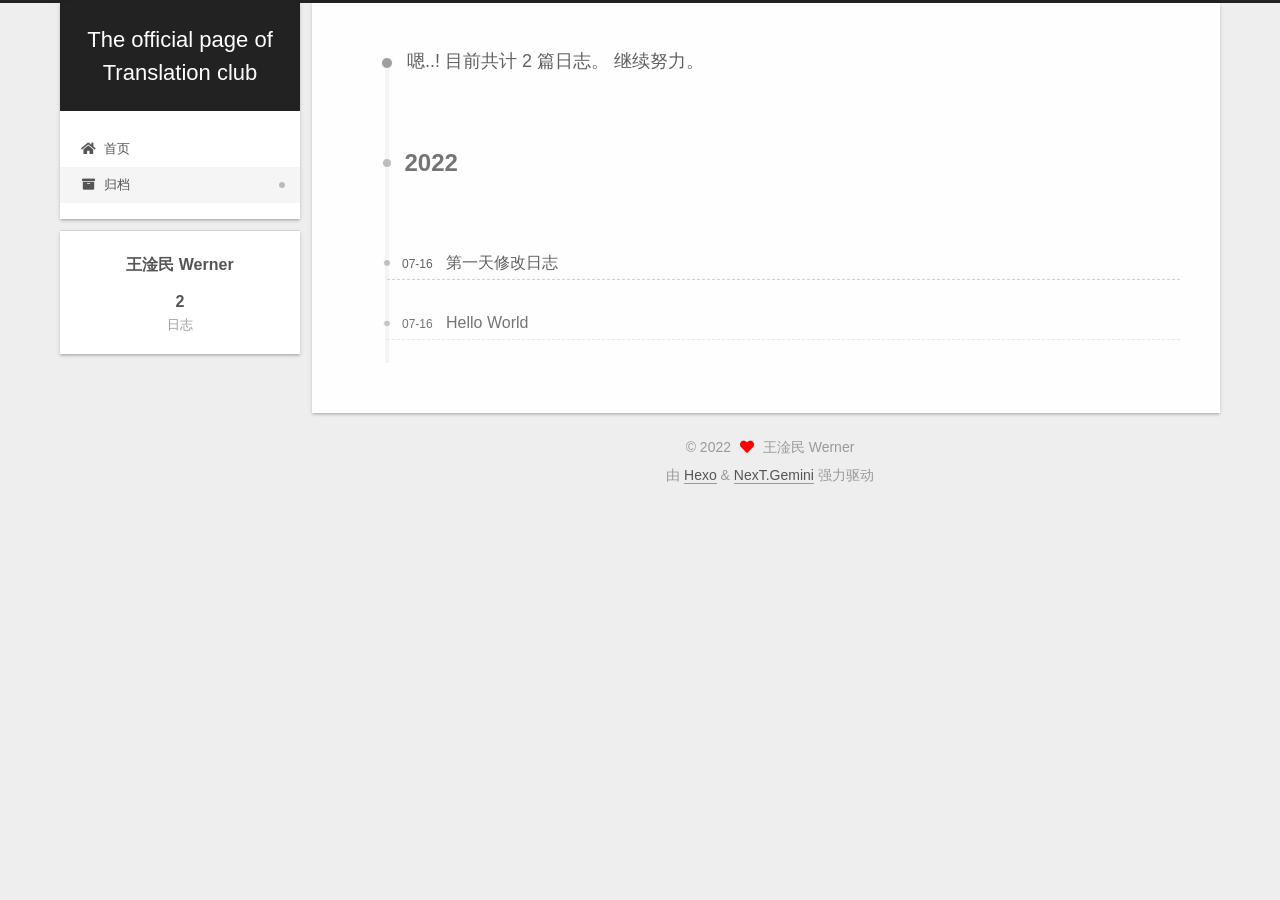
<file: archives/2022/index.html>
<!DOCTYPE html>
<html lang="zh-CN">
<head>
  <meta charset="UTF-8">
<meta name="viewport" content="width=device-width, initial-scale=1, maximum-scale=2">
<meta name="theme-color" content="#222">
<meta name="generator" content="Hexo 6.2.0">
  <link rel="apple-touch-icon" sizes="180x180" href="/images/apple-touch-icon-next.png">
  <link rel="icon" type="image/png" sizes="32x32" href="/images/favicon-32x32-next.png">
  <link rel="icon" type="image/png" sizes="16x16" href="/images/favicon-16x16-next.png">
  <link rel="mask-icon" href="/images/logo.svg" color="#222">

<link rel="stylesheet" href="/css/main.css">


<link rel="stylesheet" href="/lib/font-awesome/css/all.min.css">

<script id="hexo-configurations">
    var NexT = window.NexT || {};
    var CONFIG = {"hostname":"example.com","root":"/","scheme":"Gemini","version":"7.8.0","exturl":false,"sidebar":{"position":"left","display":"post","padding":18,"offset":12,"onmobile":false},"copycode":{"enable":false,"show_result":false,"style":null},"back2top":{"enable":true,"sidebar":false,"scrollpercent":false},"bookmark":{"enable":false,"color":"#222","save":"auto"},"fancybox":false,"mediumzoom":false,"lazyload":false,"pangu":false,"comments":{"style":"tabs","active":null,"storage":true,"lazyload":false,"nav":null},"algolia":{"hits":{"per_page":10},"labels":{"input_placeholder":"Search for Posts","hits_empty":"We didn't find any results for the search: ${query}","hits_stats":"${hits} results found in ${time} ms"}},"localsearch":{"enable":false,"trigger":"auto","top_n_per_article":1,"unescape":false,"preload":false},"motion":{"enable":true,"async":false,"transition":{"post_block":"fadeIn","post_header":"slideDownIn","post_body":"slideDownIn","coll_header":"slideLeftIn","sidebar":"slideUpIn"}}};
  </script>

  <meta property="og:type" content="website">
<meta property="og:title" content="The official page of Translation club">
<meta property="og:url" content="http://example.com/archives/2022/index.html">
<meta property="og:site_name" content="The official page of Translation club">
<meta property="og:locale" content="zh_CN">
<meta property="article:author" content="王淦民 Werner">
<meta name="twitter:card" content="summary">

<link rel="canonical" href="http://example.com/archives/2022/">


<script id="page-configurations">
  // https://hexo.io/docs/variables.html
  CONFIG.page = {
    sidebar: "",
    isHome : false,
    isPost : false,
    lang   : 'zh-CN'
  };
</script>

  <title>归档 | The official page of Translation club</title>
  






  <noscript>
  <style>
  .use-motion .brand,
  .use-motion .menu-item,
  .sidebar-inner,
  .use-motion .post-block,
  .use-motion .pagination,
  .use-motion .comments,
  .use-motion .post-header,
  .use-motion .post-body,
  .use-motion .collection-header { opacity: initial; }

  .use-motion .site-title,
  .use-motion .site-subtitle {
    opacity: initial;
    top: initial;
  }

  .use-motion .logo-line-before i { left: initial; }
  .use-motion .logo-line-after i { right: initial; }
  </style>
</noscript>

</head>

<body itemscope itemtype="http://schema.org/WebPage">
  <div class="container use-motion">
    <div class="headband"></div>

    <header class="header" itemscope itemtype="http://schema.org/WPHeader">
      <div class="header-inner"><div class="site-brand-container">
  <div class="site-nav-toggle">
    <div class="toggle" aria-label="切换导航栏">
      <span class="toggle-line toggle-line-first"></span>
      <span class="toggle-line toggle-line-middle"></span>
      <span class="toggle-line toggle-line-last"></span>
    </div>
  </div>

  <div class="site-meta">

    <a href="/" class="brand" rel="start">
      <span class="logo-line-before"><i></i></span>
      <h1 class="site-title">The official page of Translation club</h1>
      <span class="logo-line-after"><i></i></span>
    </a>
  </div>

  <div class="site-nav-right">
    <div class="toggle popup-trigger">
    </div>
  </div>
</div>




<nav class="site-nav">
  <ul id="menu" class="main-menu menu">
        <li class="menu-item menu-item-home">

    <a href="/" rel="section"><i class="fa fa-home fa-fw"></i>首页</a>

  </li>
        <li class="menu-item menu-item-archives">

    <a href="/archives/" rel="section"><i class="fa fa-archive fa-fw"></i>归档</a>

  </li>
  </ul>
</nav>




</div>
    </header>

    
  <div class="back-to-top">
    <i class="fa fa-arrow-up"></i>
    <span>0%</span>
  </div>


    <main class="main">
      <div class="main-inner">
        <div class="content-wrap">
          

          <div class="content archive">
            

  
  
  
  <div class="post-block">
    <div class="posts-collapse">
      <div class="collection-title">
        <span class="collection-header">嗯..! 目前共计 2 篇日志。 继续努力。</span>
      </div>

      
    <div class="collection-year">
      <span class="collection-header">2022</span>
    </div>

  <article itemscope itemtype="http://schema.org/Article">
    <header class="post-header">

      <div class="post-meta">
        <time itemprop="dateCreated"
              datetime="2022-07-16T23:07:57+08:00"
              content="2022-07-16">
          07-16
        </time>
      </div>

      <div class="post-title">
          <a class="post-title-link" href="/2022/07/16/%E7%AC%AC%E4%B8%80%E5%A4%A9%E4%BF%AE%E6%94%B9%E6%97%A5%E5%BF%97/" itemprop="url">
            <span itemprop="name">第一天修改日志</span>
          </a>
      </div>

    </header>
  </article>

  <article itemscope itemtype="http://schema.org/Article">
    <header class="post-header">

      <div class="post-meta">
        <time itemprop="dateCreated"
              datetime="2022-07-16T23:06:09+08:00"
              content="2022-07-16">
          07-16
        </time>
      </div>

      <div class="post-title">
          <a class="post-title-link" href="/2022/07/16/hello-world/" itemprop="url">
            <span itemprop="name">Hello World</span>
          </a>
      </div>

    </header>
  </article>


    </div>
  </div>
  
  
  

  



          </div>
          

<script>
  window.addEventListener('tabs:register', () => {
    let { activeClass } = CONFIG.comments;
    if (CONFIG.comments.storage) {
      activeClass = localStorage.getItem('comments_active') || activeClass;
    }
    if (activeClass) {
      let activeTab = document.querySelector(`a[href="#comment-${activeClass}"]`);
      if (activeTab) {
        activeTab.click();
      }
    }
  });
  if (CONFIG.comments.storage) {
    window.addEventListener('tabs:click', event => {
      if (!event.target.matches('.tabs-comment .tab-content .tab-pane')) return;
      let commentClass = event.target.classList[1];
      localStorage.setItem('comments_active', commentClass);
    });
  }
</script>

        </div>
          
  
  <div class="toggle sidebar-toggle">
    <span class="toggle-line toggle-line-first"></span>
    <span class="toggle-line toggle-line-middle"></span>
    <span class="toggle-line toggle-line-last"></span>
  </div>

  <aside class="sidebar">
    <div class="sidebar-inner">

      <ul class="sidebar-nav motion-element">
        <li class="sidebar-nav-toc">
          文章目录
        </li>
        <li class="sidebar-nav-overview">
          站点概览
        </li>
      </ul>

      <!--noindex-->
      <div class="post-toc-wrap sidebar-panel">
      </div>
      <!--/noindex-->

      <div class="site-overview-wrap sidebar-panel">
        <div class="site-author motion-element" itemprop="author" itemscope itemtype="http://schema.org/Person">
  <p class="site-author-name" itemprop="name">王淦民 Werner</p>
  <div class="site-description" itemprop="description"></div>
</div>
<div class="site-state-wrap motion-element">
  <nav class="site-state">
      <div class="site-state-item site-state-posts">
          <a href="/archives/">
        
          <span class="site-state-item-count">2</span>
          <span class="site-state-item-name">日志</span>
        </a>
      </div>
  </nav>
</div>



      </div>

    </div>
  </aside>
  <div id="sidebar-dimmer"></div>


      </div>
    </main>

    <footer class="footer">
      <div class="footer-inner">
        

        

<div class="copyright">
  
  &copy; 
  <span itemprop="copyrightYear">2022</span>
  <span class="with-love">
    <i class="fa fa-heart"></i>
  </span>
  <span class="author" itemprop="copyrightHolder">王淦民 Werner</span>
</div>
  <div class="powered-by">由 <a href="https://hexo.io/" class="theme-link" rel="noopener" target="_blank">Hexo</a> & <a href="https://theme-next.org/" class="theme-link" rel="noopener" target="_blank">NexT.Gemini</a> 强力驱动
  </div>

        








      </div>
    </footer>
  </div>

  
  <script src="/lib/anime.min.js"></script>
  <script src="/lib/velocity/velocity.min.js"></script>
  <script src="/lib/velocity/velocity.ui.min.js"></script>

<script src="/js/utils.js"></script>

<script src="/js/motion.js"></script>


<script src="/js/schemes/pisces.js"></script>


<script src="/js/next-boot.js"></script>




  















  

  

</body>
</html>
</file>
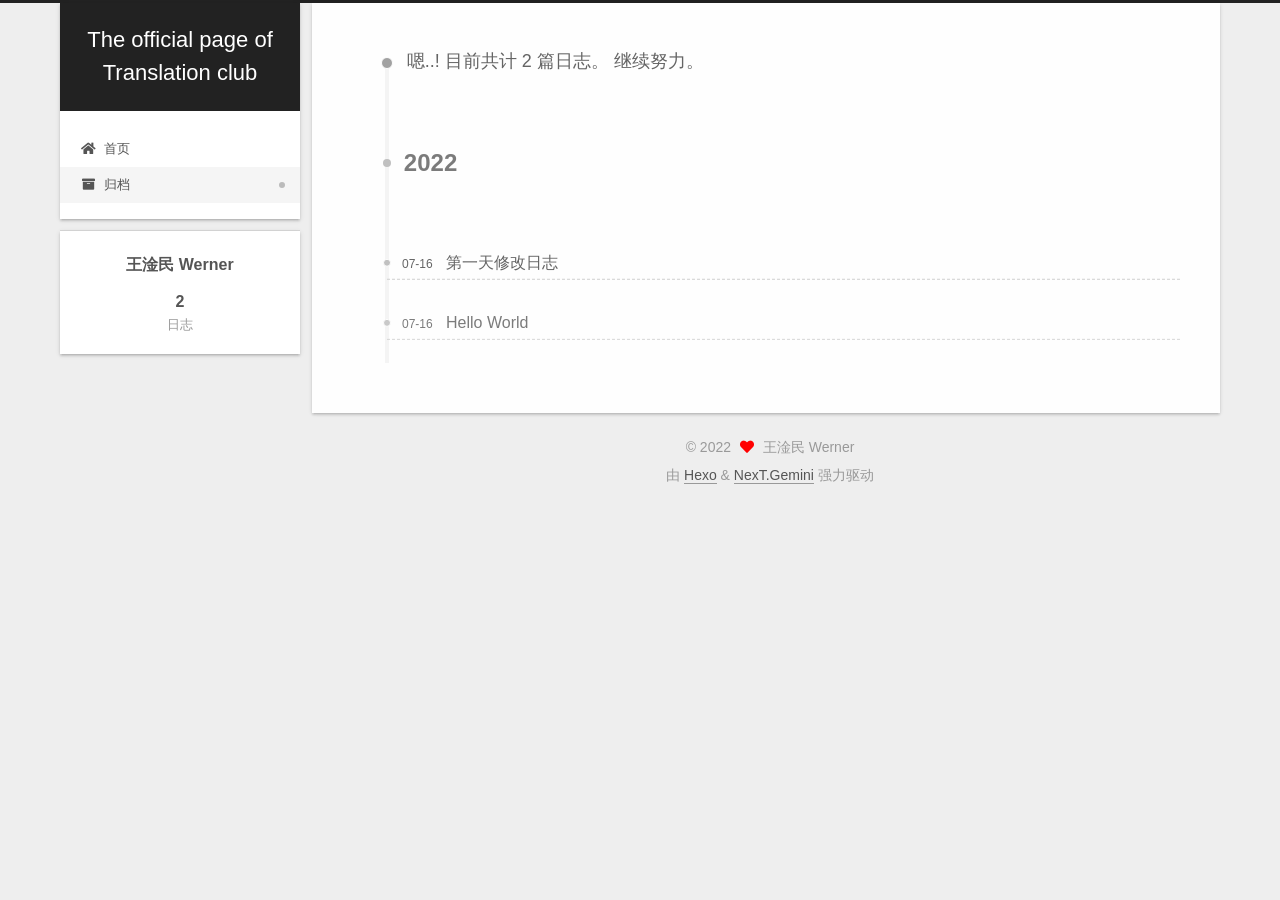
<file: archives/2022/07/index.html>
<!DOCTYPE html>
<html lang="zh-CN">
<head>
  <meta charset="UTF-8">
<meta name="viewport" content="width=device-width, initial-scale=1, maximum-scale=2">
<meta name="theme-color" content="#222">
<meta name="generator" content="Hexo 6.2.0">
  <link rel="apple-touch-icon" sizes="180x180" href="/images/apple-touch-icon-next.png">
  <link rel="icon" type="image/png" sizes="32x32" href="/images/favicon-32x32-next.png">
  <link rel="icon" type="image/png" sizes="16x16" href="/images/favicon-16x16-next.png">
  <link rel="mask-icon" href="/images/logo.svg" color="#222">

<link rel="stylesheet" href="/css/main.css">


<link rel="stylesheet" href="/lib/font-awesome/css/all.min.css">

<script id="hexo-configurations">
    var NexT = window.NexT || {};
    var CONFIG = {"hostname":"example.com","root":"/","scheme":"Gemini","version":"7.8.0","exturl":false,"sidebar":{"position":"left","display":"post","padding":18,"offset":12,"onmobile":false},"copycode":{"enable":false,"show_result":false,"style":null},"back2top":{"enable":true,"sidebar":false,"scrollpercent":false},"bookmark":{"enable":false,"color":"#222","save":"auto"},"fancybox":false,"mediumzoom":false,"lazyload":false,"pangu":false,"comments":{"style":"tabs","active":null,"storage":true,"lazyload":false,"nav":null},"algolia":{"hits":{"per_page":10},"labels":{"input_placeholder":"Search for Posts","hits_empty":"We didn't find any results for the search: ${query}","hits_stats":"${hits} results found in ${time} ms"}},"localsearch":{"enable":false,"trigger":"auto","top_n_per_article":1,"unescape":false,"preload":false},"motion":{"enable":true,"async":false,"transition":{"post_block":"fadeIn","post_header":"slideDownIn","post_body":"slideDownIn","coll_header":"slideLeftIn","sidebar":"slideUpIn"}}};
  </script>

  <meta property="og:type" content="website">
<meta property="og:title" content="The official page of Translation club">
<meta property="og:url" content="http://example.com/archives/2022/07/index.html">
<meta property="og:site_name" content="The official page of Translation club">
<meta property="og:locale" content="zh_CN">
<meta property="article:author" content="王淦民 Werner">
<meta name="twitter:card" content="summary">

<link rel="canonical" href="http://example.com/archives/2022/07/">


<script id="page-configurations">
  // https://hexo.io/docs/variables.html
  CONFIG.page = {
    sidebar: "",
    isHome : false,
    isPost : false,
    lang   : 'zh-CN'
  };
</script>

  <title>归档 | The official page of Translation club</title>
  






  <noscript>
  <style>
  .use-motion .brand,
  .use-motion .menu-item,
  .sidebar-inner,
  .use-motion .post-block,
  .use-motion .pagination,
  .use-motion .comments,
  .use-motion .post-header,
  .use-motion .post-body,
  .use-motion .collection-header { opacity: initial; }

  .use-motion .site-title,
  .use-motion .site-subtitle {
    opacity: initial;
    top: initial;
  }

  .use-motion .logo-line-before i { left: initial; }
  .use-motion .logo-line-after i { right: initial; }
  </style>
</noscript>

</head>

<body itemscope itemtype="http://schema.org/WebPage">
  <div class="container use-motion">
    <div class="headband"></div>

    <header class="header" itemscope itemtype="http://schema.org/WPHeader">
      <div class="header-inner"><div class="site-brand-container">
  <div class="site-nav-toggle">
    <div class="toggle" aria-label="切换导航栏">
      <span class="toggle-line toggle-line-first"></span>
      <span class="toggle-line toggle-line-middle"></span>
      <span class="toggle-line toggle-line-last"></span>
    </div>
  </div>

  <div class="site-meta">

    <a href="/" class="brand" rel="start">
      <span class="logo-line-before"><i></i></span>
      <h1 class="site-title">The official page of Translation club</h1>
      <span class="logo-line-after"><i></i></span>
    </a>
  </div>

  <div class="site-nav-right">
    <div class="toggle popup-trigger">
    </div>
  </div>
</div>




<nav class="site-nav">
  <ul id="menu" class="main-menu menu">
        <li class="menu-item menu-item-home">

    <a href="/" rel="section"><i class="fa fa-home fa-fw"></i>首页</a>

  </li>
        <li class="menu-item menu-item-archives">

    <a href="/archives/" rel="section"><i class="fa fa-archive fa-fw"></i>归档</a>

  </li>
  </ul>
</nav>




</div>
    </header>

    
  <div class="back-to-top">
    <i class="fa fa-arrow-up"></i>
    <span>0%</span>
  </div>


    <main class="main">
      <div class="main-inner">
        <div class="content-wrap">
          

          <div class="content archive">
            

  
  
  
  <div class="post-block">
    <div class="posts-collapse">
      <div class="collection-title">
        <span class="collection-header">嗯..! 目前共计 2 篇日志。 继续努力。</span>
      </div>

      
    <div class="collection-year">
      <span class="collection-header">2022</span>
    </div>

  <article itemscope itemtype="http://schema.org/Article">
    <header class="post-header">

      <div class="post-meta">
        <time itemprop="dateCreated"
              datetime="2022-07-16T23:07:57+08:00"
              content="2022-07-16">
          07-16
        </time>
      </div>

      <div class="post-title">
          <a class="post-title-link" href="/2022/07/16/%E7%AC%AC%E4%B8%80%E5%A4%A9%E4%BF%AE%E6%94%B9%E6%97%A5%E5%BF%97/" itemprop="url">
            <span itemprop="name">第一天修改日志</span>
          </a>
      </div>

    </header>
  </article>

  <article itemscope itemtype="http://schema.org/Article">
    <header class="post-header">

      <div class="post-meta">
        <time itemprop="dateCreated"
              datetime="2022-07-16T23:06:09+08:00"
              content="2022-07-16">
          07-16
        </time>
      </div>

      <div class="post-title">
          <a class="post-title-link" href="/2022/07/16/hello-world/" itemprop="url">
            <span itemprop="name">Hello World</span>
          </a>
      </div>

    </header>
  </article>


    </div>
  </div>
  
  
  

  



          </div>
          

<script>
  window.addEventListener('tabs:register', () => {
    let { activeClass } = CONFIG.comments;
    if (CONFIG.comments.storage) {
      activeClass = localStorage.getItem('comments_active') || activeClass;
    }
    if (activeClass) {
      let activeTab = document.querySelector(`a[href="#comment-${activeClass}"]`);
      if (activeTab) {
        activeTab.click();
      }
    }
  });
  if (CONFIG.comments.storage) {
    window.addEventListener('tabs:click', event => {
      if (!event.target.matches('.tabs-comment .tab-content .tab-pane')) return;
      let commentClass = event.target.classList[1];
      localStorage.setItem('comments_active', commentClass);
    });
  }
</script>

        </div>
          
  
  <div class="toggle sidebar-toggle">
    <span class="toggle-line toggle-line-first"></span>
    <span class="toggle-line toggle-line-middle"></span>
    <span class="toggle-line toggle-line-last"></span>
  </div>

  <aside class="sidebar">
    <div class="sidebar-inner">

      <ul class="sidebar-nav motion-element">
        <li class="sidebar-nav-toc">
          文章目录
        </li>
        <li class="sidebar-nav-overview">
          站点概览
        </li>
      </ul>

      <!--noindex-->
      <div class="post-toc-wrap sidebar-panel">
      </div>
      <!--/noindex-->

      <div class="site-overview-wrap sidebar-panel">
        <div class="site-author motion-element" itemprop="author" itemscope itemtype="http://schema.org/Person">
  <p class="site-author-name" itemprop="name">王淦民 Werner</p>
  <div class="site-description" itemprop="description"></div>
</div>
<div class="site-state-wrap motion-element">
  <nav class="site-state">
      <div class="site-state-item site-state-posts">
          <a href="/archives/">
        
          <span class="site-state-item-count">2</span>
          <span class="site-state-item-name">日志</span>
        </a>
      </div>
  </nav>
</div>



      </div>

    </div>
  </aside>
  <div id="sidebar-dimmer"></div>


      </div>
    </main>

    <footer class="footer">
      <div class="footer-inner">
        

        

<div class="copyright">
  
  &copy; 
  <span itemprop="copyrightYear">2022</span>
  <span class="with-love">
    <i class="fa fa-heart"></i>
  </span>
  <span class="author" itemprop="copyrightHolder">王淦民 Werner</span>
</div>
  <div class="powered-by">由 <a href="https://hexo.io/" class="theme-link" rel="noopener" target="_blank">Hexo</a> & <a href="https://theme-next.org/" class="theme-link" rel="noopener" target="_blank">NexT.Gemini</a> 强力驱动
  </div>

        








      </div>
    </footer>
  </div>

  
  <script src="/lib/anime.min.js"></script>
  <script src="/lib/velocity/velocity.min.js"></script>
  <script src="/lib/velocity/velocity.ui.min.js"></script>

<script src="/js/utils.js"></script>

<script src="/js/motion.js"></script>


<script src="/js/schemes/pisces.js"></script>


<script src="/js/next-boot.js"></script>




  















  

  

</body>
</html>
</file>
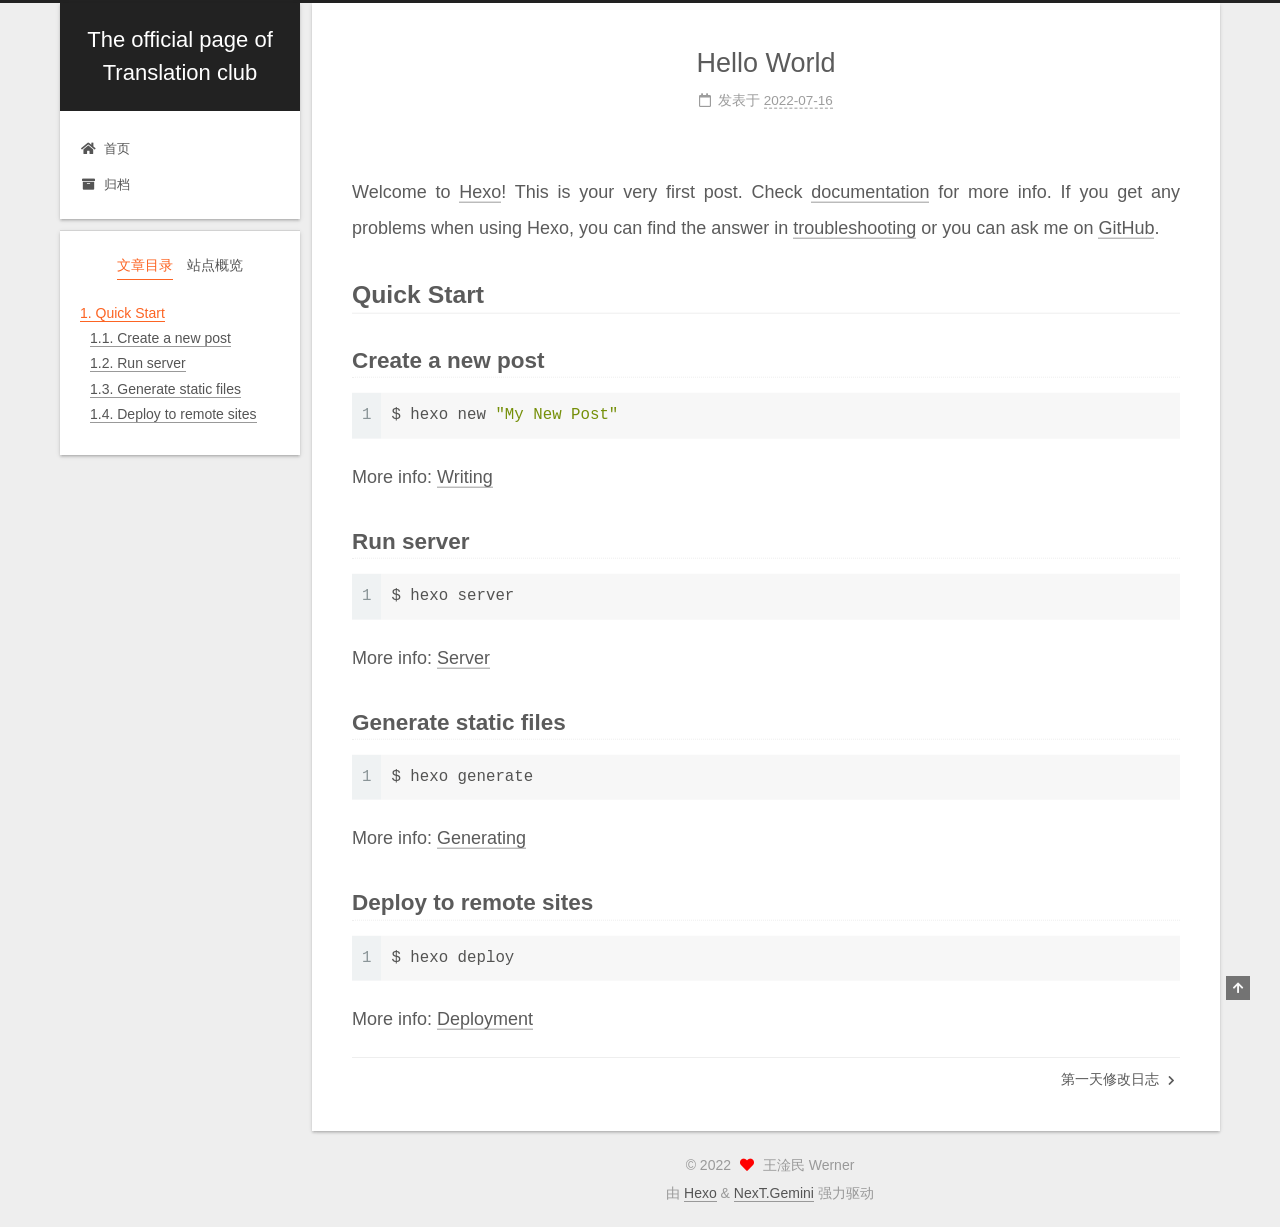
<file: 2022/07/16/hello-world/index.html>
<!DOCTYPE html>
<html lang="zh-CN">
<head>
  <meta charset="UTF-8">
<meta name="viewport" content="width=device-width, initial-scale=1, maximum-scale=2">
<meta name="theme-color" content="#222">
<meta name="generator" content="Hexo 6.2.0">
  <link rel="apple-touch-icon" sizes="180x180" href="/images/apple-touch-icon-next.png">
  <link rel="icon" type="image/png" sizes="32x32" href="/images/favicon-32x32-next.png">
  <link rel="icon" type="image/png" sizes="16x16" href="/images/favicon-16x16-next.png">
  <link rel="mask-icon" href="/images/logo.svg" color="#222">

<link rel="stylesheet" href="/css/main.css">


<link rel="stylesheet" href="/lib/font-awesome/css/all.min.css">

<script id="hexo-configurations">
    var NexT = window.NexT || {};
    var CONFIG = {"hostname":"example.com","root":"/","scheme":"Gemini","version":"7.8.0","exturl":false,"sidebar":{"position":"left","display":"post","padding":18,"offset":12,"onmobile":false},"copycode":{"enable":false,"show_result":false,"style":null},"back2top":{"enable":true,"sidebar":false,"scrollpercent":false},"bookmark":{"enable":false,"color":"#222","save":"auto"},"fancybox":false,"mediumzoom":false,"lazyload":false,"pangu":false,"comments":{"style":"tabs","active":null,"storage":true,"lazyload":false,"nav":null},"algolia":{"hits":{"per_page":10},"labels":{"input_placeholder":"Search for Posts","hits_empty":"We didn't find any results for the search: ${query}","hits_stats":"${hits} results found in ${time} ms"}},"localsearch":{"enable":false,"trigger":"auto","top_n_per_article":1,"unescape":false,"preload":false},"motion":{"enable":true,"async":false,"transition":{"post_block":"fadeIn","post_header":"slideDownIn","post_body":"slideDownIn","coll_header":"slideLeftIn","sidebar":"slideUpIn"}}};
  </script>

  <meta name="description" content="Welcome to Hexo! This is your very first post. Check documentation for more info. If you get any problems when using Hexo, you can find the answer in troubleshooting or you can ask me on GitHub. Quick">
<meta property="og:type" content="article">
<meta property="og:title" content="Hello World">
<meta property="og:url" content="http://example.com/2022/07/16/hello-world/index.html">
<meta property="og:site_name" content="The official page of Translation club">
<meta property="og:description" content="Welcome to Hexo! This is your very first post. Check documentation for more info. If you get any problems when using Hexo, you can find the answer in troubleshooting or you can ask me on GitHub. Quick">
<meta property="og:locale" content="zh_CN">
<meta property="article:published_time" content="2022-07-16T15:06:09.279Z">
<meta property="article:modified_time" content="2022-07-16T15:06:09.280Z">
<meta property="article:author" content="王淦民 Werner">
<meta name="twitter:card" content="summary">

<link rel="canonical" href="http://example.com/2022/07/16/hello-world/">


<script id="page-configurations">
  // https://hexo.io/docs/variables.html
  CONFIG.page = {
    sidebar: "",
    isHome : false,
    isPost : true,
    lang   : 'zh-CN'
  };
</script>

  <title>Hello World | The official page of Translation club</title>
  






  <noscript>
  <style>
  .use-motion .brand,
  .use-motion .menu-item,
  .sidebar-inner,
  .use-motion .post-block,
  .use-motion .pagination,
  .use-motion .comments,
  .use-motion .post-header,
  .use-motion .post-body,
  .use-motion .collection-header { opacity: initial; }

  .use-motion .site-title,
  .use-motion .site-subtitle {
    opacity: initial;
    top: initial;
  }

  .use-motion .logo-line-before i { left: initial; }
  .use-motion .logo-line-after i { right: initial; }
  </style>
</noscript>

</head>

<body itemscope itemtype="http://schema.org/WebPage">
  <div class="container use-motion">
    <div class="headband"></div>

    <header class="header" itemscope itemtype="http://schema.org/WPHeader">
      <div class="header-inner"><div class="site-brand-container">
  <div class="site-nav-toggle">
    <div class="toggle" aria-label="切换导航栏">
      <span class="toggle-line toggle-line-first"></span>
      <span class="toggle-line toggle-line-middle"></span>
      <span class="toggle-line toggle-line-last"></span>
    </div>
  </div>

  <div class="site-meta">

    <a href="/" class="brand" rel="start">
      <span class="logo-line-before"><i></i></span>
      <h1 class="site-title">The official page of Translation club</h1>
      <span class="logo-line-after"><i></i></span>
    </a>
  </div>

  <div class="site-nav-right">
    <div class="toggle popup-trigger">
    </div>
  </div>
</div>




<nav class="site-nav">
  <ul id="menu" class="main-menu menu">
        <li class="menu-item menu-item-home">

    <a href="/" rel="section"><i class="fa fa-home fa-fw"></i>首页</a>

  </li>
        <li class="menu-item menu-item-archives">

    <a href="/archives/" rel="section"><i class="fa fa-archive fa-fw"></i>归档</a>

  </li>
  </ul>
</nav>




</div>
    </header>

    
  <div class="back-to-top">
    <i class="fa fa-arrow-up"></i>
    <span>0%</span>
  </div>


    <main class="main">
      <div class="main-inner">
        <div class="content-wrap">
          

          <div class="content post posts-expand">
            

    
  
  
  <article itemscope itemtype="http://schema.org/Article" class="post-block" lang="zh-CN">
    <link itemprop="mainEntityOfPage" href="http://example.com/2022/07/16/hello-world/">

    <span hidden itemprop="author" itemscope itemtype="http://schema.org/Person">
      <meta itemprop="image" content="/images/avatar.gif">
      <meta itemprop="name" content="王淦民 Werner">
      <meta itemprop="description" content="">
    </span>

    <span hidden itemprop="publisher" itemscope itemtype="http://schema.org/Organization">
      <meta itemprop="name" content="The official page of Translation club">
    </span>
      <header class="post-header">
        <h1 class="post-title" itemprop="name headline">
          Hello World
        </h1>

        <div class="post-meta">
            <span class="post-meta-item">
              <span class="post-meta-item-icon">
                <i class="far fa-calendar"></i>
              </span>
              <span class="post-meta-item-text">发表于</span>

              <time title="创建时间：2022-07-16 23:06:09" itemprop="dateCreated datePublished" datetime="2022-07-16T23:06:09+08:00">2022-07-16</time>
            </span>

          

        </div>
      </header>

    
    
    
    <div class="post-body" itemprop="articleBody">

      
        <p>Welcome to <a target="_blank" rel="noopener" href="https://hexo.io/">Hexo</a>! This is your very first post. Check <a target="_blank" rel="noopener" href="https://hexo.io/docs/">documentation</a> for more info. If you get any problems when using Hexo, you can find the answer in <a target="_blank" rel="noopener" href="https://hexo.io/docs/troubleshooting.html">troubleshooting</a> or you can ask me on <a target="_blank" rel="noopener" href="https://github.com/hexojs/hexo/issues">GitHub</a>.</p>
<h2 id="Quick-Start"><a href="#Quick-Start" class="headerlink" title="Quick Start"></a>Quick Start</h2><h3 id="Create-a-new-post"><a href="#Create-a-new-post" class="headerlink" title="Create a new post"></a>Create a new post</h3><figure class="highlight bash"><table><tr><td class="gutter"><pre><span class="line">1</span><br></pre></td><td class="code"><pre><span class="line">$ hexo new <span class="string">&quot;My New Post&quot;</span></span><br></pre></td></tr></table></figure>

<p>More info: <a target="_blank" rel="noopener" href="https://hexo.io/docs/writing.html">Writing</a></p>
<h3 id="Run-server"><a href="#Run-server" class="headerlink" title="Run server"></a>Run server</h3><figure class="highlight bash"><table><tr><td class="gutter"><pre><span class="line">1</span><br></pre></td><td class="code"><pre><span class="line">$ hexo server</span><br></pre></td></tr></table></figure>

<p>More info: <a target="_blank" rel="noopener" href="https://hexo.io/docs/server.html">Server</a></p>
<h3 id="Generate-static-files"><a href="#Generate-static-files" class="headerlink" title="Generate static files"></a>Generate static files</h3><figure class="highlight bash"><table><tr><td class="gutter"><pre><span class="line">1</span><br></pre></td><td class="code"><pre><span class="line">$ hexo generate</span><br></pre></td></tr></table></figure>

<p>More info: <a target="_blank" rel="noopener" href="https://hexo.io/docs/generating.html">Generating</a></p>
<h3 id="Deploy-to-remote-sites"><a href="#Deploy-to-remote-sites" class="headerlink" title="Deploy to remote sites"></a>Deploy to remote sites</h3><figure class="highlight bash"><table><tr><td class="gutter"><pre><span class="line">1</span><br></pre></td><td class="code"><pre><span class="line">$ hexo deploy</span><br></pre></td></tr></table></figure>

<p>More info: <a target="_blank" rel="noopener" href="https://hexo.io/docs/one-command-deployment.html">Deployment</a></p>

    </div>

    
    
    

      <footer class="post-footer">

        


        
    <div class="post-nav">
      <div class="post-nav-item"></div>
      <div class="post-nav-item">
    <a href="/2022/07/16/%E7%AC%AC%E4%B8%80%E5%A4%A9%E4%BF%AE%E6%94%B9%E6%97%A5%E5%BF%97/" rel="next" title="第一天修改日志">
      第一天修改日志 <i class="fa fa-chevron-right"></i>
    </a></div>
    </div>
      </footer>
    
  </article>
  
  
  



          </div>
          

<script>
  window.addEventListener('tabs:register', () => {
    let { activeClass } = CONFIG.comments;
    if (CONFIG.comments.storage) {
      activeClass = localStorage.getItem('comments_active') || activeClass;
    }
    if (activeClass) {
      let activeTab = document.querySelector(`a[href="#comment-${activeClass}"]`);
      if (activeTab) {
        activeTab.click();
      }
    }
  });
  if (CONFIG.comments.storage) {
    window.addEventListener('tabs:click', event => {
      if (!event.target.matches('.tabs-comment .tab-content .tab-pane')) return;
      let commentClass = event.target.classList[1];
      localStorage.setItem('comments_active', commentClass);
    });
  }
</script>

        </div>
          
  
  <div class="toggle sidebar-toggle">
    <span class="toggle-line toggle-line-first"></span>
    <span class="toggle-line toggle-line-middle"></span>
    <span class="toggle-line toggle-line-last"></span>
  </div>

  <aside class="sidebar">
    <div class="sidebar-inner">

      <ul class="sidebar-nav motion-element">
        <li class="sidebar-nav-toc">
          文章目录
        </li>
        <li class="sidebar-nav-overview">
          站点概览
        </li>
      </ul>

      <!--noindex-->
      <div class="post-toc-wrap sidebar-panel">
          <div class="post-toc motion-element"><ol class="nav"><li class="nav-item nav-level-2"><a class="nav-link" href="#Quick-Start"><span class="nav-number">1.</span> <span class="nav-text">Quick Start</span></a><ol class="nav-child"><li class="nav-item nav-level-3"><a class="nav-link" href="#Create-a-new-post"><span class="nav-number">1.1.</span> <span class="nav-text">Create a new post</span></a></li><li class="nav-item nav-level-3"><a class="nav-link" href="#Run-server"><span class="nav-number">1.2.</span> <span class="nav-text">Run server</span></a></li><li class="nav-item nav-level-3"><a class="nav-link" href="#Generate-static-files"><span class="nav-number">1.3.</span> <span class="nav-text">Generate static files</span></a></li><li class="nav-item nav-level-3"><a class="nav-link" href="#Deploy-to-remote-sites"><span class="nav-number">1.4.</span> <span class="nav-text">Deploy to remote sites</span></a></li></ol></li></ol></div>
      </div>
      <!--/noindex-->

      <div class="site-overview-wrap sidebar-panel">
        <div class="site-author motion-element" itemprop="author" itemscope itemtype="http://schema.org/Person">
  <p class="site-author-name" itemprop="name">王淦民 Werner</p>
  <div class="site-description" itemprop="description"></div>
</div>
<div class="site-state-wrap motion-element">
  <nav class="site-state">
      <div class="site-state-item site-state-posts">
          <a href="/archives/">
        
          <span class="site-state-item-count">2</span>
          <span class="site-state-item-name">日志</span>
        </a>
      </div>
  </nav>
</div>



      </div>

    </div>
  </aside>
  <div id="sidebar-dimmer"></div>


      </div>
    </main>

    <footer class="footer">
      <div class="footer-inner">
        

        

<div class="copyright">
  
  &copy; 
  <span itemprop="copyrightYear">2022</span>
  <span class="with-love">
    <i class="fa fa-heart"></i>
  </span>
  <span class="author" itemprop="copyrightHolder">王淦民 Werner</span>
</div>
  <div class="powered-by">由 <a href="https://hexo.io/" class="theme-link" rel="noopener" target="_blank">Hexo</a> & <a href="https://theme-next.org/" class="theme-link" rel="noopener" target="_blank">NexT.Gemini</a> 强力驱动
  </div>

        








      </div>
    </footer>
  </div>

  
  <script src="/lib/anime.min.js"></script>
  <script src="/lib/velocity/velocity.min.js"></script>
  <script src="/lib/velocity/velocity.ui.min.js"></script>

<script src="/js/utils.js"></script>

<script src="/js/motion.js"></script>


<script src="/js/schemes/pisces.js"></script>


<script src="/js/next-boot.js"></script>




  















  

  

</body>
</html>
</file>
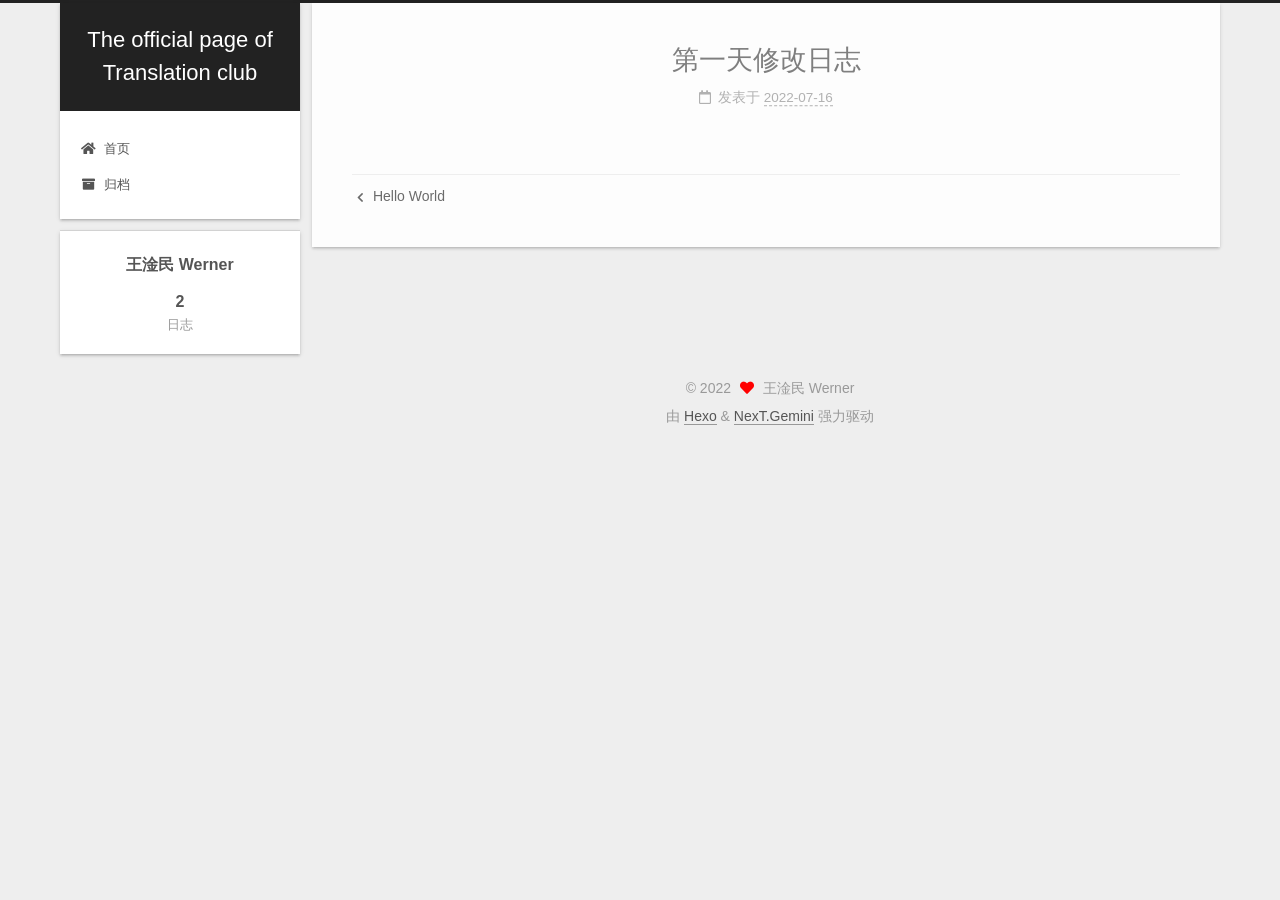
<file: 2022/07/16/第一天修改日志/index.html>
<!DOCTYPE html>
<html lang="zh-CN">
<head>
  <meta charset="UTF-8">
<meta name="viewport" content="width=device-width, initial-scale=1, maximum-scale=2">
<meta name="theme-color" content="#222">
<meta name="generator" content="Hexo 6.2.0">
  <link rel="apple-touch-icon" sizes="180x180" href="/images/apple-touch-icon-next.png">
  <link rel="icon" type="image/png" sizes="32x32" href="/images/favicon-32x32-next.png">
  <link rel="icon" type="image/png" sizes="16x16" href="/images/favicon-16x16-next.png">
  <link rel="mask-icon" href="/images/logo.svg" color="#222">

<link rel="stylesheet" href="/css/main.css">


<link rel="stylesheet" href="/lib/font-awesome/css/all.min.css">

<script id="hexo-configurations">
    var NexT = window.NexT || {};
    var CONFIG = {"hostname":"example.com","root":"/","scheme":"Gemini","version":"7.8.0","exturl":false,"sidebar":{"position":"left","display":"post","padding":18,"offset":12,"onmobile":false},"copycode":{"enable":false,"show_result":false,"style":null},"back2top":{"enable":true,"sidebar":false,"scrollpercent":false},"bookmark":{"enable":false,"color":"#222","save":"auto"},"fancybox":false,"mediumzoom":false,"lazyload":false,"pangu":false,"comments":{"style":"tabs","active":null,"storage":true,"lazyload":false,"nav":null},"algolia":{"hits":{"per_page":10},"labels":{"input_placeholder":"Search for Posts","hits_empty":"We didn't find any results for the search: ${query}","hits_stats":"${hits} results found in ${time} ms"}},"localsearch":{"enable":false,"trigger":"auto","top_n_per_article":1,"unescape":false,"preload":false},"motion":{"enable":true,"async":false,"transition":{"post_block":"fadeIn","post_header":"slideDownIn","post_body":"slideDownIn","coll_header":"slideLeftIn","sidebar":"slideUpIn"}}};
  </script>

  <meta property="og:type" content="article">
<meta property="og:title" content="第一天修改日志">
<meta property="og:url" content="http://example.com/2022/07/16/%E7%AC%AC%E4%B8%80%E5%A4%A9%E4%BF%AE%E6%94%B9%E6%97%A5%E5%BF%97/index.html">
<meta property="og:site_name" content="The official page of Translation club">
<meta property="og:locale" content="zh_CN">
<meta property="article:published_time" content="2022-07-16T15:07:57.000Z">
<meta property="article:modified_time" content="2022-07-16T15:07:57.360Z">
<meta property="article:author" content="王淦民 Werner">
<meta name="twitter:card" content="summary">

<link rel="canonical" href="http://example.com/2022/07/16/%E7%AC%AC%E4%B8%80%E5%A4%A9%E4%BF%AE%E6%94%B9%E6%97%A5%E5%BF%97/">


<script id="page-configurations">
  // https://hexo.io/docs/variables.html
  CONFIG.page = {
    sidebar: "",
    isHome : false,
    isPost : true,
    lang   : 'zh-CN'
  };
</script>

  <title>第一天修改日志 | The official page of Translation club</title>
  






  <noscript>
  <style>
  .use-motion .brand,
  .use-motion .menu-item,
  .sidebar-inner,
  .use-motion .post-block,
  .use-motion .pagination,
  .use-motion .comments,
  .use-motion .post-header,
  .use-motion .post-body,
  .use-motion .collection-header { opacity: initial; }

  .use-motion .site-title,
  .use-motion .site-subtitle {
    opacity: initial;
    top: initial;
  }

  .use-motion .logo-line-before i { left: initial; }
  .use-motion .logo-line-after i { right: initial; }
  </style>
</noscript>

</head>

<body itemscope itemtype="http://schema.org/WebPage">
  <div class="container use-motion">
    <div class="headband"></div>

    <header class="header" itemscope itemtype="http://schema.org/WPHeader">
      <div class="header-inner"><div class="site-brand-container">
  <div class="site-nav-toggle">
    <div class="toggle" aria-label="切换导航栏">
      <span class="toggle-line toggle-line-first"></span>
      <span class="toggle-line toggle-line-middle"></span>
      <span class="toggle-line toggle-line-last"></span>
    </div>
  </div>

  <div class="site-meta">

    <a href="/" class="brand" rel="start">
      <span class="logo-line-before"><i></i></span>
      <h1 class="site-title">The official page of Translation club</h1>
      <span class="logo-line-after"><i></i></span>
    </a>
  </div>

  <div class="site-nav-right">
    <div class="toggle popup-trigger">
    </div>
  </div>
</div>




<nav class="site-nav">
  <ul id="menu" class="main-menu menu">
        <li class="menu-item menu-item-home">

    <a href="/" rel="section"><i class="fa fa-home fa-fw"></i>首页</a>

  </li>
        <li class="menu-item menu-item-archives">

    <a href="/archives/" rel="section"><i class="fa fa-archive fa-fw"></i>归档</a>

  </li>
  </ul>
</nav>




</div>
    </header>

    
  <div class="back-to-top">
    <i class="fa fa-arrow-up"></i>
    <span>0%</span>
  </div>


    <main class="main">
      <div class="main-inner">
        <div class="content-wrap">
          

          <div class="content post posts-expand">
            

    
  
  
  <article itemscope itemtype="http://schema.org/Article" class="post-block" lang="zh-CN">
    <link itemprop="mainEntityOfPage" href="http://example.com/2022/07/16/%E7%AC%AC%E4%B8%80%E5%A4%A9%E4%BF%AE%E6%94%B9%E6%97%A5%E5%BF%97/">

    <span hidden itemprop="author" itemscope itemtype="http://schema.org/Person">
      <meta itemprop="image" content="/images/avatar.gif">
      <meta itemprop="name" content="王淦民 Werner">
      <meta itemprop="description" content="">
    </span>

    <span hidden itemprop="publisher" itemscope itemtype="http://schema.org/Organization">
      <meta itemprop="name" content="The official page of Translation club">
    </span>
      <header class="post-header">
        <h1 class="post-title" itemprop="name headline">
          第一天修改日志
        </h1>

        <div class="post-meta">
            <span class="post-meta-item">
              <span class="post-meta-item-icon">
                <i class="far fa-calendar"></i>
              </span>
              <span class="post-meta-item-text">发表于</span>

              <time title="创建时间：2022-07-16 23:07:57" itemprop="dateCreated datePublished" datetime="2022-07-16T23:07:57+08:00">2022-07-16</time>
            </span>

          

        </div>
      </header>

    
    
    
    <div class="post-body" itemprop="articleBody">

      
        
    </div>

    
    
    

      <footer class="post-footer">

        


        
    <div class="post-nav">
      <div class="post-nav-item">
    <a href="/2022/07/16/hello-world/" rel="prev" title="Hello World">
      <i class="fa fa-chevron-left"></i> Hello World
    </a></div>
      <div class="post-nav-item"></div>
    </div>
      </footer>
    
  </article>
  
  
  



          </div>
          

<script>
  window.addEventListener('tabs:register', () => {
    let { activeClass } = CONFIG.comments;
    if (CONFIG.comments.storage) {
      activeClass = localStorage.getItem('comments_active') || activeClass;
    }
    if (activeClass) {
      let activeTab = document.querySelector(`a[href="#comment-${activeClass}"]`);
      if (activeTab) {
        activeTab.click();
      }
    }
  });
  if (CONFIG.comments.storage) {
    window.addEventListener('tabs:click', event => {
      if (!event.target.matches('.tabs-comment .tab-content .tab-pane')) return;
      let commentClass = event.target.classList[1];
      localStorage.setItem('comments_active', commentClass);
    });
  }
</script>

        </div>
          
  
  <div class="toggle sidebar-toggle">
    <span class="toggle-line toggle-line-first"></span>
    <span class="toggle-line toggle-line-middle"></span>
    <span class="toggle-line toggle-line-last"></span>
  </div>

  <aside class="sidebar">
    <div class="sidebar-inner">

      <ul class="sidebar-nav motion-element">
        <li class="sidebar-nav-toc">
          文章目录
        </li>
        <li class="sidebar-nav-overview">
          站点概览
        </li>
      </ul>

      <!--noindex-->
      <div class="post-toc-wrap sidebar-panel">
      </div>
      <!--/noindex-->

      <div class="site-overview-wrap sidebar-panel">
        <div class="site-author motion-element" itemprop="author" itemscope itemtype="http://schema.org/Person">
  <p class="site-author-name" itemprop="name">王淦民 Werner</p>
  <div class="site-description" itemprop="description"></div>
</div>
<div class="site-state-wrap motion-element">
  <nav class="site-state">
      <div class="site-state-item site-state-posts">
          <a href="/archives/">
        
          <span class="site-state-item-count">2</span>
          <span class="site-state-item-name">日志</span>
        </a>
      </div>
  </nav>
</div>



      </div>

    </div>
  </aside>
  <div id="sidebar-dimmer"></div>


      </div>
    </main>

    <footer class="footer">
      <div class="footer-inner">
        

        

<div class="copyright">
  
  &copy; 
  <span itemprop="copyrightYear">2022</span>
  <span class="with-love">
    <i class="fa fa-heart"></i>
  </span>
  <span class="author" itemprop="copyrightHolder">王淦民 Werner</span>
</div>
  <div class="powered-by">由 <a href="https://hexo.io/" class="theme-link" rel="noopener" target="_blank">Hexo</a> & <a href="https://theme-next.org/" class="theme-link" rel="noopener" target="_blank">NexT.Gemini</a> 强力驱动
  </div>

        








      </div>
    </footer>
  </div>

  
  <script src="/lib/anime.min.js"></script>
  <script src="/lib/velocity/velocity.min.js"></script>
  <script src="/lib/velocity/velocity.ui.min.js"></script>

<script src="/js/utils.js"></script>

<script src="/js/motion.js"></script>


<script src="/js/schemes/pisces.js"></script>


<script src="/js/next-boot.js"></script>




  















  

  

</body>
</html>
</file>
<file: css/main.css>
:root {
  --body-bg-color: #eee;
  --content-bg-color: #fff;
  --card-bg-color: #f5f5f5;
  --text-color: #555;
  --blockquote-color: #666;
  --link-color: #555;
  --link-hover-color: #222;
  --brand-color: #fff;
  --brand-hover-color: #fff;
  --table-row-odd-bg-color: #f9f9f9;
  --table-row-hover-bg-color: #f5f5f5;
  --menu-item-bg-color: #f5f5f5;
  --btn-default-bg: #fff;
  --btn-default-color: #555;
  --btn-default-border-color: #555;
  --btn-default-hover-bg: #222;
  --btn-default-hover-color: #fff;
  --btn-default-hover-border-color: #222;
}
html {
  line-height: 1.15; /* 1 */
  -webkit-text-size-adjust: 100%; /* 2 */
}
body {
  margin: 0;
}
main {
  display: block;
}
h1 {
  font-size: 2em;
  margin: 0.67em 0;
}
hr {
  box-sizing: content-box; /* 1 */
  height: 0; /* 1 */
  overflow: visible; /* 2 */
}
pre {
  font-family: monospace, monospace; /* 1 */
  font-size: 1em; /* 2 */
}
a {
  background: transparent;
}
abbr[title] {
  border-bottom: none; /* 1 */
  text-decoration: underline; /* 2 */
  text-decoration: underline dotted; /* 2 */
}
b,
strong {
  font-weight: bolder;
}
code,
kbd,
samp {
  font-family: monospace, monospace; /* 1 */
  font-size: 1em; /* 2 */
}
small {
  font-size: 80%;
}
sub,
sup {
  font-size: 75%;
  line-height: 0;
  position: relative;
  vertical-align: baseline;
}
sub {
  bottom: -0.25em;
}
sup {
  top: -0.5em;
}
img {
  border-style: none;
}
button,
input,
optgroup,
select,
textarea {
  font-family: inherit; /* 1 */
  font-size: 100%; /* 1 */
  line-height: 1.15; /* 1 */
  margin: 0; /* 2 */
}
button,
input {
/* 1 */
  overflow: visible;
}
button,
select {
/* 1 */
  text-transform: none;
}
button,
[type='button'],
[type='reset'],
[type='submit'] {
  -webkit-appearance: button;
}
button::-moz-focus-inner,
[type='button']::-moz-focus-inner,
[type='reset']::-moz-focus-inner,
[type='submit']::-moz-focus-inner {
  border-style: none;
  padding: 0;
}
button:-moz-focusring,
[type='button']:-moz-focusring,
[type='reset']:-moz-focusring,
[type='submit']:-moz-focusring {
  outline: 1px dotted ButtonText;
}
fieldset {
  padding: 0.35em 0.75em 0.625em;
}
legend {
  box-sizing: border-box; /* 1 */
  color: inherit; /* 2 */
  display: table; /* 1 */
  max-width: 100%; /* 1 */
  padding: 0; /* 3 */
  white-space: normal; /* 1 */
}
progress {
  vertical-align: baseline;
}
textarea {
  overflow: auto;
}
[type='checkbox'],
[type='radio'] {
  box-sizing: border-box; /* 1 */
  padding: 0; /* 2 */
}
[type='number']::-webkit-inner-spin-button,
[type='number']::-webkit-outer-spin-button {
  height: auto;
}
[type='search'] {
  outline-offset: -2px; /* 2 */
  -webkit-appearance: textfield; /* 1 */
}
[type='search']::-webkit-search-decoration {
  -webkit-appearance: none;
}
::-webkit-file-upload-button {
  font: inherit; /* 2 */
  -webkit-appearance: button; /* 1 */
}
details {
  display: block;
}
summary {
  display: list-item;
}
template {
  display: none;
}
[hidden] {
  display: none;
}
::selection {
  background: #262a30;
  color: #eee;
}
html,
body {
  height: 100%;
}
body {
  background: var(--body-bg-color);
  color: var(--text-color);
  font-family: 'Lato', "PingFang SC", "Microsoft YaHei", sans-serif;
  font-size: 1em;
  line-height: 2;
}
@media (max-width: 991px) {
  body {
    padding-left: 0 !important;
    padding-right: 0 !important;
  }
}
h1,
h2,
h3,
h4,
h5,
h6 {
  font-family: 'Lato', "PingFang SC", "Microsoft YaHei", sans-serif;
  font-weight: bold;
  line-height: 1.5;
  margin: 20px 0 15px;
}
h1 {
  font-size: 1.5em;
}
h2 {
  font-size: 1.375em;
}
h3 {
  font-size: 1.25em;
}
h4 {
  font-size: 1.125em;
}
h5 {
  font-size: 1em;
}
h6 {
  font-size: 0.875em;
}
p {
  margin: 0 0 20px 0;
}
a,
span.exturl {
  border-bottom: 1px solid #999;
  color: var(--link-color);
  outline: 0;
  text-decoration: none;
  overflow-wrap: break-word;
  word-wrap: break-word;
  cursor: pointer;
}
a:hover,
span.exturl:hover {
  border-bottom-color: var(--link-hover-color);
  color: var(--link-hover-color);
}
iframe,
img,
video {
  display: block;
  margin-left: auto;
  margin-right: auto;
  max-width: 100%;
}
hr {
  background-image: repeating-linear-gradient(-45deg, #ddd, #ddd 4px, transparent 4px, transparent 8px);
  border: 0;
  height: 3px;
  margin: 40px 0;
}
blockquote {
  border-left: 4px solid #ddd;
  color: var(--blockquote-color);
  margin: 0;
  padding: 0 15px;
}
blockquote cite::before {
  content: '-';
  padding: 0 5px;
}
dt {
  font-weight: bold;
}
dd {
  margin: 0;
  padding: 0;
}
kbd {
  background-color: #f5f5f5;
  background-image: linear-gradient(#eee, #fff, #eee);
  border: 1px solid #ccc;
  border-radius: 0.2em;
  box-shadow: 0.1em 0.1em 0.2em rgba(0,0,0,0.1);
  color: #555;
  font-family: inherit;
  padding: 0.1em 0.3em;
  white-space: nowrap;
}
.table-container {
  overflow: auto;
}
table {
  border-collapse: collapse;
  border-spacing: 0;
  font-size: 0.875em;
  margin: 0 0 20px 0;
  width: 100%;
}
tbody tr:nth-of-type(odd) {
  background: var(--table-row-odd-bg-color);
}
tbody tr:hover {
  background: var(--table-row-hover-bg-color);
}
caption,
th,
td {
  font-weight: normal;
  padding: 8px;
  vertical-align: middle;
}
th,
td {
  border: 1px solid #ddd;
  border-bottom: 3px solid #ddd;
}
th {
  font-weight: 700;
  padding-bottom: 10px;
}
td {
  border-bottom-width: 1px;
}
.btn {
  background: var(--btn-default-bg);
  border: 2px solid var(--btn-default-border-color);
  border-radius: 2px;
  color: var(--btn-default-color);
  display: inline-block;
  font-size: 0.875em;
  line-height: 2;
  padding: 0 20px;
  text-decoration: none;
  transition-property: background-color;
  transition-delay: 0s;
  transition-duration: 0.2s;
  transition-timing-function: ease-in-out;
}
.btn:hover {
  background: var(--btn-default-hover-bg);
  border-color: var(--btn-default-hover-border-color);
  color: var(--btn-default-hover-color);
}
.btn + .btn {
  margin: 0 0 8px 8px;
}
.btn .fa-fw {
  text-align: left;
  width: 1.285714285714286em;
}
.toggle {
  line-height: 0;
}
.toggle .toggle-line {
  background: #fff;
  display: inline-block;
  height: 2px;
  left: 0;
  position: relative;
  top: 0;
  transition: all 0.4s;
  vertical-align: top;
  width: 100%;
}
.toggle .toggle-line:not(:first-child) {
  margin-top: 3px;
}
.toggle.toggle-arrow .toggle-line-first {
  left: 50%;
  top: 2px;
  transform: rotate(45deg);
  width: 50%;
}
.toggle.toggle-arrow .toggle-line-middle {
  left: 2px;
  width: 90%;
}
.toggle.toggle-arrow .toggle-line-last {
  left: 50%;
  top: -2px;
  transform: rotate(-45deg);
  width: 50%;
}
.toggle.toggle-close .toggle-line-first {
  transform: rotate(-45deg);
  top: 5px;
}
.toggle.toggle-close .toggle-line-middle {
  opacity: 0;
}
.toggle.toggle-close .toggle-line-last {
  transform: rotate(45deg);
  top: -5px;
}
.highlight,
pre {
  background: #f7f7f7;
  color: #4d4d4c;
  line-height: 1.6;
  margin: 0 auto 20px;
}
pre,
code {
  font-family: consolas, Menlo, monospace, "PingFang SC", "Microsoft YaHei";
}
code {
  background: #eee;
  border-radius: 3px;
  color: #555;
  padding: 2px 4px;
  overflow-wrap: break-word;
  word-wrap: break-word;
}
.highlight *::selection {
  background: #d6d6d6;
}
.highlight pre {
  border: 0;
  margin: 0;
  padding: 10px 0;
}
.highlight table {
  border: 0;
  margin: 0;
  width: auto;
}
.highlight td {
  border: 0;
  padding: 0;
}
.highlight figcaption {
  background: #eff2f3;
  color: #4d4d4c;
  display: flex;
  font-size: 0.875em;
  justify-content: space-between;
  line-height: 1.2;
  padding: 0.5em;
}
.highlight figcaption a {
  color: #4d4d4c;
}
.highlight figcaption a:hover {
  border-bottom-color: #4d4d4c;
}
.highlight .gutter {
  -moz-user-select: none;
  -ms-user-select: none;
  -webkit-user-select: none;
  user-select: none;
}
.highlight .gutter pre {
  background: #eff2f3;
  color: #869194;
  padding-left: 10px;
  padding-right: 10px;
  text-align: right;
}
.highlight .code pre {
  background: #f7f7f7;
  padding-left: 10px;
  width: 100%;
}
.gist table {
  width: auto;
}
.gist table td {
  border: 0;
}
pre {
  overflow: auto;
  padding: 10px;
}
pre code {
  background: none;
  color: #4d4d4c;
  font-size: 0.875em;
  padding: 0;
  text-shadow: none;
}
pre .deletion {
  background: #fdd;
}
pre .addition {
  background: #dfd;
}
pre .meta {
  color: #eab700;
  -moz-user-select: none;
  -ms-user-select: none;
  -webkit-user-select: none;
  user-select: none;
}
pre .comment {
  color: #8e908c;
}
pre .variable,
pre .attribute,
pre .tag,
pre .name,
pre .regexp,
pre .ruby .constant,
pre .xml .tag .title,
pre .xml .pi,
pre .xml .doctype,
pre .html .doctype,
pre .css .id,
pre .css .class,
pre .css .pseudo {
  color: #c82829;
}
pre .number,
pre .preprocessor,
pre .built_in,
pre .builtin-name,
pre .literal,
pre .params,
pre .constant,
pre .command {
  color: #f5871f;
}
pre .ruby .class .title,
pre .css .rules .attribute,
pre .string,
pre .symbol,
pre .value,
pre .inheritance,
pre .header,
pre .ruby .symbol,
pre .xml .cdata,
pre .special,
pre .formula {
  color: #718c00;
}
pre .title,
pre .css .hexcolor {
  color: #3e999f;
}
pre .function,
pre .python .decorator,
pre .python .title,
pre .ruby .function .title,
pre .ruby .title .keyword,
pre .perl .sub,
pre .javascript .title,
pre .coffeescript .title {
  color: #4271ae;
}
pre .keyword,
pre .javascript .function {
  color: #8959a8;
}
.blockquote-center {
  border-left: none;
  margin: 40px 0;
  padding: 0;
  position: relative;
  text-align: center;
}
.blockquote-center .fa {
  display: block;
  opacity: 0.6;
  position: absolute;
  width: 100%;
}
.blockquote-center .fa-quote-left {
  border-top: 1px solid #ccc;
  text-align: left;
  top: -20px;
}
.blockquote-center .fa-quote-right {
  border-bottom: 1px solid #ccc;
  text-align: right;
  bottom: -20px;
}
.blockquote-center p,
.blockquote-center div {
  text-align: center;
}
.post-body .group-picture img {
  margin: 0 auto;
  padding: 0 3px;
}
.group-picture-row {
  margin-bottom: 6px;
  overflow: hidden;
}
.group-picture-column {
  float: left;
  margin-bottom: 10px;
}
.post-body .label {
  color: #555;
  display: inline;
  padding: 0 2px;
}
.post-body .label.default {
  background: #f0f0f0;
}
.post-body .label.primary {
  background: #efe6f7;
}
.post-body .label.info {
  background: #e5f2f8;
}
.post-body .label.success {
  background: #e7f4e9;
}
.post-body .label.warning {
  background: #fcf6e1;
}
.post-body .label.danger {
  background: #fae8eb;
}
.post-body .tabs {
  margin-bottom: 20px;
}
.post-body .tabs,
.tabs-comment {
  display: block;
  padding-top: 10px;
  position: relative;
}
.post-body .tabs ul.nav-tabs,
.tabs-comment ul.nav-tabs {
  display: flex;
  flex-wrap: wrap;
  margin: 0;
  margin-bottom: -1px;
  padding: 0;
}
@media (max-width: 413px) {
  .post-body .tabs ul.nav-tabs,
  .tabs-comment ul.nav-tabs {
    display: block;
    margin-bottom: 5px;
  }
}
.post-body .tabs ul.nav-tabs li.tab,
.tabs-comment ul.nav-tabs li.tab {
  border-bottom: 1px solid #ddd;
  border-left: 1px solid transparent;
  border-right: 1px solid transparent;
  border-top: 3px solid transparent;
  flex-grow: 1;
  list-style-type: none;
  border-radius: 0 0 0 0;
}
@media (max-width: 413px) {
  .post-body .tabs ul.nav-tabs li.tab,
  .tabs-comment ul.nav-tabs li.tab {
    border-bottom: 1px solid transparent;
    border-left: 3px solid transparent;
    border-right: 1px solid transparent;
    border-top: 1px solid transparent;
  }
}
@media (max-width: 413px) {
  .post-body .tabs ul.nav-tabs li.tab,
  .tabs-comment ul.nav-tabs li.tab {
    border-radius: 0;
  }
}
.post-body .tabs ul.nav-tabs li.tab a,
.tabs-comment ul.nav-tabs li.tab a {
  border-bottom: initial;
  display: block;
  line-height: 1.8;
  outline: 0;
  padding: 0.25em 0.75em;
  text-align: center;
  transition-delay: 0s;
  transition-duration: 0.2s;
  transition-timing-function: ease-out;
}
.post-body .tabs ul.nav-tabs li.tab a i,
.tabs-comment ul.nav-tabs li.tab a i {
  width: 1.285714285714286em;
}
.post-body .tabs ul.nav-tabs li.tab.active,
.tabs-comment ul.nav-tabs li.tab.active {
  border-bottom: 1px solid transparent;
  border-left: 1px solid #ddd;
  border-right: 1px solid #ddd;
  border-top: 3px solid #fc6423;
}
@media (max-width: 413px) {
  .post-body .tabs ul.nav-tabs li.tab.active,
  .tabs-comment ul.nav-tabs li.tab.active {
    border-bottom: 1px solid #ddd;
    border-left: 3px solid #fc6423;
    border-right: 1px solid #ddd;
    border-top: 1px solid #ddd;
  }
}
.post-body .tabs ul.nav-tabs li.tab.active a,
.tabs-comment ul.nav-tabs li.tab.active a {
  color: var(--link-color);
  cursor: default;
}
.post-body .tabs .tab-content .tab-pane,
.tabs-comment .tab-content .tab-pane {
  border: 1px solid #ddd;
  border-top: 0;
  padding: 20px 20px 0 20px;
  border-radius: 0;
}
.post-body .tabs .tab-content .tab-pane:not(.active),
.tabs-comment .tab-content .tab-pane:not(.active) {
  display: none;
}
.post-body .tabs .tab-content .tab-pane.active,
.tabs-comment .tab-content .tab-pane.active {
  display: block;
}
.post-body .tabs .tab-content .tab-pane.active:nth-of-type(1),
.tabs-comment .tab-content .tab-pane.active:nth-of-type(1) {
  border-radius: 0 0 0 0;
}
@media (max-width: 413px) {
  .post-body .tabs .tab-content .tab-pane.active:nth-of-type(1),
  .tabs-comment .tab-content .tab-pane.active:nth-of-type(1) {
    border-radius: 0;
  }
}
.post-body .note {
  border-radius: 3px;
  margin-bottom: 20px;
  padding: 1em;
  position: relative;
  border: 1px solid #eee;
  border-left-width: 5px;
}
.post-body .note h2,
.post-body .note h3,
.post-body .note h4,
.post-body .note h5,
.post-body .note h6 {
  margin-top: 0;
  border-bottom: initial;
  margin-bottom: 0;
  padding-top: 0;
}
.post-body .note p:first-child,
.post-body .note ul:first-child,
.post-body .note ol:first-child,
.post-body .note table:first-child,
.post-body .note pre:first-child,
.post-body .note blockquote:first-child,
.post-body .note img:first-child {
  margin-top: 0;
}
.post-body .note p:last-child,
.post-body .note ul:last-child,
.post-body .note ol:last-child,
.post-body .note table:last-child,
.post-body .note pre:last-child,
.post-body .note blockquote:last-child,
.post-body .note img:last-child {
  margin-bottom: 0;
}
.post-body .note.default {
  border-left-color: #777;
}
.post-body .note.default h2,
.post-body .note.default h3,
.post-body .note.default h4,
.post-body .note.default h5,
.post-body .note.default h6 {
  color: #777;
}
.post-body .note.primary {
  border-left-color: #6f42c1;
}
.post-body .note.primary h2,
.post-body .note.primary h3,
.post-body .note.primary h4,
.post-body .note.primary h5,
.post-body .note.primary h6 {
  color: #6f42c1;
}
.post-body .note.info {
  border-left-color: #428bca;
}
.post-body .note.info h2,
.post-body .note.info h3,
.post-body .note.info h4,
.post-body .note.info h5,
.post-body .note.info h6 {
  color: #428bca;
}
.post-body .note.success {
  border-left-color: #5cb85c;
}
.post-body .note.success h2,
.post-body .note.success h3,
.post-body .note.success h4,
.post-body .note.success h5,
.post-body .note.success h6 {
  color: #5cb85c;
}
.post-body .note.warning {
  border-left-color: #f0ad4e;
}
.post-body .note.warning h2,
.post-body .note.warning h3,
.post-body .note.warning h4,
.post-body .note.warning h5,
.post-body .note.warning h6 {
  color: #f0ad4e;
}
.post-body .note.danger {
  border-left-color: #d9534f;
}
.post-body .note.danger h2,
.post-body .note.danger h3,
.post-body .note.danger h4,
.post-body .note.danger h5,
.post-body .note.danger h6 {
  color: #d9534f;
}
.pagination .prev,
.pagination .next,
.pagination .page-number,
.pagination .space {
  display: inline-block;
  margin: 0 10px;
  padding: 0 11px;
  position: relative;
  top: -1px;
}
@media (max-width: 767px) {
  .pagination .prev,
  .pagination .next,
  .pagination .page-number,
  .pagination .space {
    margin: 0 5px;
  }
}
.pagination {
  border-top: 1px solid #eee;
  margin: 120px 0 0;
  text-align: center;
}
.pagination .prev,
.pagination .next,
.pagination .page-number {
  border-bottom: 0;
  border-top: 1px solid #eee;
  transition-property: border-color;
  transition-delay: 0s;
  transition-duration: 0.2s;
  transition-timing-function: ease-in-out;
}
.pagination .prev:hover,
.pagination .next:hover,
.pagination .page-number:hover {
  border-top-color: #222;
}
.pagination .space {
  margin: 0;
  padding: 0;
}
.pagination .prev {
  margin-left: 0;
}
.pagination .next {
  margin-right: 0;
}
.pagination .page-number.current {
  background: #ccc;
  border-top-color: #ccc;
  color: #fff;
}
@media (max-width: 767px) {
  .pagination {
    border-top: none;
  }
  .pagination .prev,
  .pagination .next,
  .pagination .page-number {
    border-bottom: 1px solid #eee;
    border-top: 0;
    margin-bottom: 10px;
    padding: 0 10px;
  }
  .pagination .prev:hover,
  .pagination .next:hover,
  .pagination .page-number:hover {
    border-bottom-color: #222;
  }
}
.comments {
  margin-top: 60px;
  overflow: hidden;
}
.comment-button-group {
  display: flex;
  flex-wrap: wrap-reverse;
  justify-content: center;
  margin: 1em 0;
}
.comment-button-group .comment-button {
  margin: 0.1em 0.2em;
}
.comment-button-group .comment-button.active {
  background: var(--btn-default-hover-bg);
  border-color: var(--btn-default-hover-border-color);
  color: var(--btn-default-hover-color);
}
.comment-position {
  display: none;
}
.comment-position.active {
  display: block;
}
.tabs-comment {
  background: var(--content-bg-color);
  margin-top: 4em;
  padding-top: 0;
}
.tabs-comment .comments {
  border: 0;
  box-shadow: none;
  margin-top: 0;
  padding-top: 0;
}
.container {
  min-height: 100%;
  position: relative;
}
.main-inner {
  margin: 0 auto;
  width: calc(100% - 20px);
}
@media (min-width: 1200px) {
  .main-inner {
    width: 1160px;
  }
}
@media (min-width: 1600px) {
  .main-inner {
    width: 73%;
  }
}
@media (max-width: 767px) {
  .content-wrap {
    padding: 0 20px;
  }
}
.header {
  background: transparent;
}
.header-inner {
  margin: 0 auto;
  width: calc(100% - 20px);
}
@media (min-width: 1200px) {
  .header-inner {
    width: 1160px;
  }
}
@media (min-width: 1600px) {
  .header-inner {
    width: 73%;
  }
}
.site-brand-container {
  display: flex;
  flex-shrink: 0;
  padding: 0 10px;
}
.headband {
  background: #222;
  height: 3px;
}
.site-meta {
  flex-grow: 1;
  text-align: center;
}
@media (max-width: 767px) {
  .site-meta {
    text-align: center;
  }
}
.brand {
  border-bottom: none;
  color: var(--brand-color);
  display: inline-block;
  line-height: 1.375em;
  padding: 0 40px;
  position: relative;
}
.brand:hover {
  color: var(--brand-hover-color);
}
.site-title {
  font-family: 'Lato', "PingFang SC", "Microsoft YaHei", sans-serif;
  font-size: 1.375em;
  font-weight: normal;
  margin: 0;
}
.site-subtitle {
  color: #ddd;
  font-size: 0.8125em;
  margin: 10px 0;
}
.use-motion .brand {
  opacity: 0;
}
.use-motion .site-title,
.use-motion .site-subtitle,
.use-motion .custom-logo-image {
  opacity: 0;
  position: relative;
  top: -10px;
}
.site-nav-toggle,
.site-nav-right {
  display: none;
}
@media (max-width: 767px) {
  .site-nav-toggle,
  .site-nav-right {
    display: flex;
    flex-direction: column;
    justify-content: center;
  }
}
.site-nav-toggle .toggle,
.site-nav-right .toggle {
  color: var(--text-color);
  padding: 10px;
  width: 22px;
}
.site-nav-toggle .toggle .toggle-line,
.site-nav-right .toggle .toggle-line {
  background: var(--text-color);
  border-radius: 1px;
}
.site-nav {
  display: block;
}
@media (max-width: 767px) {
  .site-nav {
    clear: both;
    display: none;
  }
}
.site-nav.site-nav-on {
  display: block;
}
.menu {
  margin-top: 20px;
  padding-left: 0;
  text-align: center;
}
.menu-item {
  display: inline-block;
  list-style: none;
  margin: 0 10px;
}
@media (max-width: 767px) {
  .menu-item {
    display: block;
    margin-top: 10px;
  }
  .menu-item.menu-item-search {
    display: none;
  }
}
.menu-item a,
.menu-item span.exturl {
  border-bottom: 0;
  display: block;
  font-size: 0.8125em;
  transition-property: border-color;
  transition-delay: 0s;
  transition-duration: 0.2s;
  transition-timing-function: ease-in-out;
}
@media (hover: none) {
  .menu-item a:hover,
  .menu-item span.exturl:hover {
    border-bottom-color: transparent !important;
  }
}
.menu-item .fa,
.menu-item .fab,
.menu-item .far,
.menu-item .fas {
  margin-right: 8px;
}
.menu-item .badge {
  display: inline-block;
  font-weight: bold;
  line-height: 1;
  margin-left: 0.35em;
  margin-top: 0.35em;
  text-align: center;
  white-space: nowrap;
}
@media (max-width: 767px) {
  .menu-item .badge {
    float: right;
    margin-left: 0;
  }
}
.menu-item-active a,
.menu .menu-item a:hover,
.menu .menu-item span.exturl:hover {
  background: var(--menu-item-bg-color);
}
.use-motion .menu-item {
  opacity: 0;
}
.sidebar {
  background: #222;
  bottom: 0;
  box-shadow: inset 0 2px 6px #000;
  position: fixed;
  top: 0;
}
@media (max-width: 991px) {
  .sidebar {
    display: none;
  }
}
.sidebar-inner {
  color: #999;
  padding: 18px 10px;
  text-align: center;
}
.cc-license {
  margin-top: 10px;
  text-align: center;
}
.cc-license .cc-opacity {
  border-bottom: none;
  opacity: 0.7;
}
.cc-license .cc-opacity:hover {
  opacity: 0.9;
}
.cc-license img {
  display: inline-block;
}
.site-author-image {
  border: 1px solid #eee;
  display: block;
  margin: 0 auto;
  max-width: 120px;
  padding: 2px;
}
.site-author-name {
  color: var(--text-color);
  font-weight: 600;
  margin: 0;
  text-align: center;
}
.site-description {
  color: #999;
  font-size: 0.8125em;
  margin-top: 0;
  text-align: center;
}
.links-of-author {
  margin-top: 15px;
}
.links-of-author a,
.links-of-author span.exturl {
  border-bottom-color: #555;
  display: inline-block;
  font-size: 0.8125em;
  margin-bottom: 10px;
  margin-right: 10px;
  vertical-align: middle;
}
.links-of-author a::before,
.links-of-author span.exturl::before {
  background: #326aff;
  border-radius: 50%;
  content: ' ';
  display: inline-block;
  height: 4px;
  margin-right: 3px;
  vertical-align: middle;
  width: 4px;
}
.sidebar-button {
  margin-top: 15px;
}
.sidebar-button a {
  border: 1px solid #fc6423;
  border-radius: 4px;
  color: #fc6423;
  display: inline-block;
  padding: 0 15px;
}
.sidebar-button a .fa,
.sidebar-button a .fab,
.sidebar-button a .far,
.sidebar-button a .fas {
  margin-right: 5px;
}
.sidebar-button a:hover {
  background: #fc6423;
  border: 1px solid #fc6423;
  color: #fff;
}
.sidebar-button a:hover .fa,
.sidebar-button a:hover .fab,
.sidebar-button a:hover .far,
.sidebar-button a:hover .fas {
  color: #fff;
}
.links-of-blogroll {
  font-size: 0.8125em;
  margin-top: 10px;
}
.links-of-blogroll-title {
  font-size: 0.875em;
  font-weight: 600;
  margin-top: 0;
}
.links-of-blogroll-list {
  list-style: none;
  margin: 0;
  padding: 0;
}
#sidebar-dimmer {
  display: none;
}
@media (max-width: 767px) {
  #sidebar-dimmer {
    background: #000;
    display: block;
    height: 100%;
    left: 100%;
    opacity: 0;
    position: fixed;
    top: 0;
    width: 100%;
    z-index: 1100;
  }
  .sidebar-active + #sidebar-dimmer {
    opacity: 0.7;
    transform: translateX(-100%);
    transition: opacity 0.5s;
  }
}
.sidebar-nav {
  margin: 0;
  padding-bottom: 20px;
  padding-left: 0;
}
.sidebar-nav li {
  border-bottom: 1px solid transparent;
  color: var(--text-color);
  cursor: pointer;
  display: inline-block;
  font-size: 0.875em;
}
.sidebar-nav li.sidebar-nav-overview {
  margin-left: 10px;
}
.sidebar-nav li:hover {
  color: #fc6423;
}
.sidebar-nav .sidebar-nav-active {
  border-bottom-color: #fc6423;
  color: #fc6423;
}
.sidebar-nav .sidebar-nav-active:hover {
  color: #fc6423;
}
.sidebar-panel {
  display: none;
  overflow-x: hidden;
  overflow-y: auto;
}
.sidebar-panel-active {
  display: block;
}
.sidebar-toggle {
  background: #222;
  bottom: 45px;
  cursor: pointer;
  height: 14px;
  left: 30px;
  padding: 5px;
  position: fixed;
  width: 14px;
  z-index: 1300;
}
@media (max-width: 991px) {
  .sidebar-toggle {
    left: 20px;
    opacity: 0.8;
    display: none;
  }
}
.sidebar-toggle:hover .toggle-line {
  background: #fc6423;
}
.post-toc {
  font-size: 0.875em;
}
.post-toc ol {
  list-style: none;
  margin: 0;
  padding: 0 2px 5px 10px;
  text-align: left;
}
.post-toc ol > ol {
  padding-left: 0;
}
.post-toc ol a {
  transition-property: all;
  transition-delay: 0s;
  transition-duration: 0.2s;
  transition-timing-function: ease-in-out;
}
.post-toc .nav-item {
  line-height: 1.8;
  overflow: hidden;
  text-overflow: ellipsis;
  white-space: nowrap;
}
.post-toc .nav .nav-child {
  display: none;
}
.post-toc .nav .active > .nav-child {
  display: block;
}
.post-toc .nav .active-current > .nav-child {
  display: block;
}
.post-toc .nav .active-current > .nav-child > .nav-item {
  display: block;
}
.post-toc .nav .active > a {
  border-bottom-color: #fc6423;
  color: #fc6423;
}
.post-toc .nav .active-current > a {
  color: #fc6423;
}
.post-toc .nav .active-current > a:hover {
  color: #fc6423;
}
.site-state {
  display: flex;
  justify-content: center;
  line-height: 1.4;
  margin-top: 10px;
  overflow: hidden;
  text-align: center;
  white-space: nowrap;
}
.site-state-item {
  padding: 0 15px;
}
.site-state-item:not(:first-child) {
  border-left: 1px solid #eee;
}
.site-state-item a {
  border-bottom: none;
}
.site-state-item-count {
  display: block;
  font-size: 1em;
  font-weight: 600;
  text-align: center;
}
.site-state-item-name {
  color: #999;
  font-size: 0.8125em;
}
.footer {
  color: #999;
  font-size: 0.875em;
  padding: 20px 0;
}
.footer.footer-fixed {
  bottom: 0;
  left: 0;
  position: absolute;
  right: 0;
}
.footer-inner {
  box-sizing: border-box;
  margin: 0 auto;
  text-align: center;
  width: calc(100% - 20px);
}
@media (min-width: 1200px) {
  .footer-inner {
    width: 1160px;
  }
}
@media (min-width: 1600px) {
  .footer-inner {
    width: 73%;
  }
}
.languages {
  display: inline-block;
  font-size: 1.125em;
  position: relative;
}
.languages .lang-select-label span {
  margin: 0 0.5em;
}
.languages .lang-select {
  height: 100%;
  left: 0;
  opacity: 0;
  position: absolute;
  top: 0;
  width: 100%;
}
.with-love {
  color: #ff0000;
  display: inline-block;
  margin: 0 5px;
}
.powered-by,
.theme-info {
  display: inline-block;
}
@-moz-keyframes iconAnimate {
  0%, 100% {
    transform: scale(1);
  }
  10%, 30% {
    transform: scale(0.9);
  }
  20%, 40%, 60%, 80% {
    transform: scale(1.1);
  }
  50%, 70% {
    transform: scale(1.1);
  }
}
@-webkit-keyframes iconAnimate {
  0%, 100% {
    transform: scale(1);
  }
  10%, 30% {
    transform: scale(0.9);
  }
  20%, 40%, 60%, 80% {
    transform: scale(1.1);
  }
  50%, 70% {
    transform: scale(1.1);
  }
}
@-o-keyframes iconAnimate {
  0%, 100% {
    transform: scale(1);
  }
  10%, 30% {
    transform: scale(0.9);
  }
  20%, 40%, 60%, 80% {
    transform: scale(1.1);
  }
  50%, 70% {
    transform: scale(1.1);
  }
}
@keyframes iconAnimate {
  0%, 100% {
    transform: scale(1);
  }
  10%, 30% {
    transform: scale(0.9);
  }
  20%, 40%, 60%, 80% {
    transform: scale(1.1);
  }
  50%, 70% {
    transform: scale(1.1);
  }
}
.back-to-top {
  font-size: 12px;
  text-align: center;
  transition-delay: 0s;
  transition-duration: 0.2s;
  transition-timing-function: ease-in-out;
}
.back-to-top {
  background: #222;
  bottom: -100px;
  box-sizing: border-box;
  color: #fff;
  cursor: pointer;
  left: 30px;
  opacity: 0.6;
  padding: 0 6px;
  position: fixed;
  transition-property: bottom;
  z-index: 1300;
  width: 24px;
}
.back-to-top span {
  display: none;
}
.back-to-top:hover {
  color: #fc6423;
}
.back-to-top.back-to-top-on {
  bottom: 30px;
}
@media (max-width: 991px) {
  .back-to-top {
    left: 20px;
    opacity: 0.8;
  }
}
.post-body {
  font-family: 'Lato', "PingFang SC", "Microsoft YaHei", sans-serif;
  overflow-wrap: break-word;
  word-wrap: break-word;
}
@media (min-width: 1200px) {
  .post-body {
    font-size: 1.125em;
  }
}
.post-body .exturl .fa {
  font-size: 0.875em;
  margin-left: 4px;
}
.post-body .image-caption,
.post-body .figure .caption {
  color: #999;
  font-size: 0.875em;
  font-weight: bold;
  line-height: 1;
  margin: -20px auto 15px;
  text-align: center;
}
.post-sticky-flag {
  display: inline-block;
  transform: rotate(30deg);
}
.post-button {
  margin-top: 40px;
  text-align: center;
}
.use-motion .post-block,
.use-motion .pagination,
.use-motion .comments {
  opacity: 0;
}
.use-motion .post-header {
  opacity: 0;
}
.use-motion .post-body {
  opacity: 0;
}
.use-motion .collection-header {
  opacity: 0;
}
.posts-collapse {
  margin-left: 35px;
  position: relative;
}
@media (max-width: 767px) {
  .posts-collapse {
    margin-left: 0px;
    margin-right: 0px;
  }
}
.posts-collapse .collection-title {
  font-size: 1.125em;
  position: relative;
}
.posts-collapse .collection-title::before {
  background: #999;
  border: 1px solid #fff;
  border-radius: 50%;
  content: ' ';
  height: 10px;
  left: 0;
  margin-left: -6px;
  margin-top: -4px;
  position: absolute;
  top: 50%;
  width: 10px;
}
.posts-collapse .collection-year {
  font-size: 1.5em;
  font-weight: bold;
  margin: 60px 0;
  position: relative;
}
.posts-collapse .collection-year::before {
  background: #bbb;
  border-radius: 50%;
  content: ' ';
  height: 8px;
  left: 0;
  margin-left: -4px;
  margin-top: -4px;
  position: absolute;
  top: 50%;
  width: 8px;
}
.posts-collapse .collection-header {
  display: block;
  margin: 0 0 0 20px;
}
.posts-collapse .collection-header small {
  color: #bbb;
  margin-left: 5px;
}
.posts-collapse .post-header {
  border-bottom: 1px dashed #ccc;
  margin: 30px 0;
  padding-left: 15px;
  position: relative;
  transition-property: border;
  transition-delay: 0s;
  transition-duration: 0.2s;
  transition-timing-function: ease-in-out;
}
.posts-collapse .post-header::before {
  background: #bbb;
  border: 1px solid #fff;
  border-radius: 50%;
  content: ' ';
  height: 6px;
  left: 0;
  margin-left: -4px;
  position: absolute;
  top: 0.75em;
  transition-property: background;
  width: 6px;
  transition-delay: 0s;
  transition-duration: 0.2s;
  transition-timing-function: ease-in-out;
}
.posts-collapse .post-header:hover {
  border-bottom-color: #666;
}
.posts-collapse .post-header:hover::before {
  background: #222;
}
.posts-collapse .post-meta {
  display: inline;
  font-size: 0.75em;
  margin-right: 10px;
}
.posts-collapse .post-title {
  display: inline;
}
.posts-collapse .post-title a,
.posts-collapse .post-title span.exturl {
  border-bottom: none;
  color: var(--link-color);
}
.posts-collapse .post-title .fa-external-link-alt {
  font-size: 0.875em;
  margin-left: 5px;
}
.posts-collapse::before {
  background: #f5f5f5;
  content: ' ';
  height: 100%;
  left: 0;
  margin-left: -2px;
  position: absolute;
  top: 1.25em;
  width: 4px;
}
.post-eof {
  background: #ccc;
  height: 1px;
  margin: 80px auto 60px;
  text-align: center;
  width: 8%;
}
.post-block:last-of-type .post-eof {
  display: none;
}
.content {
  padding-top: 40px;
}
@media (min-width: 992px) {
  .post-body {
    text-align: justify;
  }
}
@media (max-width: 991px) {
  .post-body {
    text-align: justify;
  }
}
.post-body h1,
.post-body h2,
.post-body h3,
.post-body h4,
.post-body h5,
.post-body h6 {
  padding-top: 10px;
}
.post-body h1 .header-anchor,
.post-body h2 .header-anchor,
.post-body h3 .header-anchor,
.post-body h4 .header-anchor,
.post-body h5 .header-anchor,
.post-body h6 .header-anchor {
  border-bottom-style: none;
  color: #ccc;
  float: right;
  margin-left: 10px;
  visibility: hidden;
}
.post-body h1 .header-anchor:hover,
.post-body h2 .header-anchor:hover,
.post-body h3 .header-anchor:hover,
.post-body h4 .header-anchor:hover,
.post-body h5 .header-anchor:hover,
.post-body h6 .header-anchor:hover {
  color: inherit;
}
.post-body h1:hover .header-anchor,
.post-body h2:hover .header-anchor,
.post-body h3:hover .header-anchor,
.post-body h4:hover .header-anchor,
.post-body h5:hover .header-anchor,
.post-body h6:hover .header-anchor {
  visibility: visible;
}
.post-body iframe,
.post-body img,
.post-body video {
  margin-bottom: 20px;
}
.post-body .video-container {
  height: 0;
  margin-bottom: 20px;
  overflow: hidden;
  padding-top: 75%;
  position: relative;
  width: 100%;
}
.post-body .video-container iframe,
.post-body .video-container object,
.post-body .video-container embed {
  height: 100%;
  left: 0;
  margin: 0;
  position: absolute;
  top: 0;
  width: 100%;
}
.post-gallery {
  align-items: center;
  display: grid;
  grid-gap: 10px;
  grid-template-columns: 1fr 1fr 1fr;
  margin-bottom: 20px;
}
@media (max-width: 767px) {
  .post-gallery {
    grid-template-columns: 1fr 1fr;
  }
}
.post-gallery a {
  border: 0;
}
.post-gallery img {
  margin: 0;
}
.posts-expand .post-header {
  font-size: 1.125em;
}
.posts-expand .post-title {
  font-size: 1.5em;
  font-weight: normal;
  margin: initial;
  text-align: center;
  overflow-wrap: break-word;
  word-wrap: break-word;
}
.posts-expand .post-title-link {
  border-bottom: none;
  color: var(--link-color);
  display: inline-block;
  position: relative;
  vertical-align: top;
}
.posts-expand .post-title-link::before {
  background: var(--link-color);
  bottom: 0;
  content: '';
  height: 2px;
  left: 0;
  position: absolute;
  transform: scaleX(0);
  visibility: hidden;
  width: 100%;
  transition-delay: 0s;
  transition-duration: 0.2s;
  transition-timing-function: ease-in-out;
}
.posts-expand .post-title-link:hover::before {
  transform: scaleX(1);
  visibility: visible;
}
.posts-expand .post-title-link .fa-external-link-alt {
  font-size: 0.875em;
  margin-left: 5px;
}
.posts-expand .post-meta {
  color: #999;
  font-family: 'Lato', "PingFang SC", "Microsoft YaHei", sans-serif;
  font-size: 0.75em;
  margin: 3px 0 60px 0;
  text-align: center;
}
.posts-expand .post-meta .post-description {
  font-size: 0.875em;
  margin-top: 2px;
}
.posts-expand .post-meta time {
  border-bottom: 1px dashed #999;
  cursor: pointer;
}
.post-meta .post-meta-item + .post-meta-item::before {
  content: '|';
  margin: 0 0.5em;
}
.post-meta-divider {
  margin: 0 0.5em;
}
.post-meta-item-icon {
  margin-right: 3px;
}
@media (max-width: 991px) {
  .post-meta-item-icon {
    display: inline-block;
  }
}
@media (max-width: 991px) {
  .post-meta-item-text {
    display: none;
  }
}
.post-nav {
  border-top: 1px solid #eee;
  display: flex;
  justify-content: space-between;
  margin-top: 15px;
  padding: 10px 5px 0;
}
.post-nav-item {
  flex: 1;
}
.post-nav-item a {
  border-bottom: none;
  display: block;
  font-size: 0.875em;
  line-height: 1.6;
  position: relative;
}
.post-nav-item a:active {
  top: 2px;
}
.post-nav-item .fa {
  font-size: 0.75em;
}
.post-nav-item:first-child {
  margin-right: 15px;
}
.post-nav-item:first-child .fa {
  margin-right: 5px;
}
.post-nav-item:last-child {
  margin-left: 15px;
  text-align: right;
}
.post-nav-item:last-child .fa {
  margin-left: 5px;
}
.rtl.post-body p,
.rtl.post-body a,
.rtl.post-body h1,
.rtl.post-body h2,
.rtl.post-body h3,
.rtl.post-body h4,
.rtl.post-body h5,
.rtl.post-body h6,
.rtl.post-body li,
.rtl.post-body ul,
.rtl.post-body ol {
  direction: rtl;
  font-family: UKIJ Ekran;
}
.rtl.post-title {
  font-family: UKIJ Ekran;
}
.post-tags {
  margin-top: 40px;
  text-align: center;
}
.post-tags a {
  display: inline-block;
  font-size: 0.8125em;
}
.post-tags a:not(:last-child) {
  margin-right: 10px;
}
.post-widgets {
  border-top: 1px solid #eee;
  margin-top: 15px;
  text-align: center;
}
.wp_rating {
  height: 20px;
  line-height: 20px;
  margin-top: 10px;
  padding-top: 6px;
  text-align: center;
}
.social-like {
  display: flex;
  font-size: 0.875em;
  justify-content: center;
  text-align: center;
}
.reward-container {
  margin: 20px auto;
  padding: 10px 0;
  text-align: center;
  width: 90%;
}
.reward-container button {
  background: transparent;
  border: 1px solid #fc6423;
  border-radius: 0;
  color: #fc6423;
  cursor: pointer;
  line-height: 2;
  outline: 0;
  padding: 0 15px;
  vertical-align: text-top;
}
.reward-container button:hover {
  background: #fc6423;
  border: 1px solid transparent;
  color: #fa9366;
}
#qr {
  padding-top: 20px;
}
#qr a {
  border: 0;
}
#qr img {
  display: inline-block;
  margin: 0.8em 2em 0 2em;
  max-width: 100%;
  width: 180px;
}
#qr p {
  text-align: center;
}
.category-all-page .category-all-title {
  text-align: center;
}
.category-all-page .category-all {
  margin-top: 20px;
}
.category-all-page .category-list {
  list-style: none;
  margin: 0;
  padding: 0;
}
.category-all-page .category-list-item {
  margin: 5px 10px;
}
.category-all-page .category-list-count {
  color: #bbb;
}
.category-all-page .category-list-count::before {
  content: ' (';
  display: inline;
}
.category-all-page .category-list-count::after {
  content: ') ';
  display: inline;
}
.category-all-page .category-list-child {
  padding-left: 10px;
}
.event-list {
  padding: 0;
}
.event-list hr {
  background: #222;
  margin: 20px 0 45px 0;
}
.event-list hr::after {
  background: #222;
  color: #fff;
  content: 'NOW';
  display: inline-block;
  font-weight: bold;
  padding: 0 5px;
  text-align: right;
}
.event-list .event {
  background: #222;
  margin: 20px 0;
  min-height: 40px;
  padding: 15px 0 15px 10px;
}
.event-list .event .event-summary {
  color: #fff;
  margin: 0;
  padding-bottom: 3px;
}
.event-list .event .event-summary::before {
  animation: dot-flash 1s alternate infinite ease-in-out;
  color: #fff;
  content: '\f111';
  display: inline-block;
  font-size: 10px;
  margin-right: 25px;
  vertical-align: middle;
  font-family: 'Font Awesome 5 Free';
  font-weight: 900;
}
.event-list .event .event-relative-time {
  color: #bbb;
  display: inline-block;
  font-size: 12px;
  font-weight: normal;
  padding-left: 12px;
}
.event-list .event .event-details {
  color: #fff;
  display: block;
  line-height: 18px;
  margin-left: 56px;
  padding-bottom: 6px;
  padding-top: 3px;
  text-indent: -24px;
}
.event-list .event .event-details::before {
  color: #fff;
  display: inline-block;
  margin-right: 9px;
  text-align: center;
  text-indent: 0;
  width: 14px;
  font-family: 'Font Awesome 5 Free';
  font-weight: 900;
}
.event-list .event .event-details.event-location::before {
  content: '\f041';
}
.event-list .event .event-details.event-duration::before {
  content: '\f017';
}
.event-list .event-past {
  background: #f5f5f5;
}
.event-list .event-past .event-summary,
.event-list .event-past .event-details {
  color: #bbb;
  opacity: 0.9;
}
.event-list .event-past .event-summary::before,
.event-list .event-past .event-details::before {
  animation: none;
  color: #bbb;
}
@-moz-keyframes dot-flash {
  from {
    opacity: 1;
    transform: scale(1);
  }
  to {
    opacity: 0;
    transform: scale(0.8);
  }
}
@-webkit-keyframes dot-flash {
  from {
    opacity: 1;
    transform: scale(1);
  }
  to {
    opacity: 0;
    transform: scale(0.8);
  }
}
@-o-keyframes dot-flash {
  from {
    opacity: 1;
    transform: scale(1);
  }
  to {
    opacity: 0;
    transform: scale(0.8);
  }
}
@keyframes dot-flash {
  from {
    opacity: 1;
    transform: scale(1);
  }
  to {
    opacity: 0;
    transform: scale(0.8);
  }
}
ul.breadcrumb {
  font-size: 0.75em;
  list-style: none;
  margin: 1em 0;
  padding: 0 2em;
  text-align: center;
}
ul.breadcrumb li {
  display: inline;
}
ul.breadcrumb li + li::before {
  content: '/\00a0';
  font-weight: normal;
  padding: 0.5em;
}
ul.breadcrumb li + li:last-child {
  font-weight: bold;
}
.tag-cloud {
  text-align: center;
}
.tag-cloud a {
  display: inline-block;
  margin: 10px;
}
.tag-cloud a:hover {
  color: var(--link-hover-color) !important;
}
.header {
  margin: 0 auto;
  position: relative;
  width: calc(100% - 20px);
}
@media (min-width: 1200px) {
  .header {
    width: 1160px;
  }
}
@media (min-width: 1600px) {
  .header {
    width: 73%;
  }
}
@media (max-width: 991px) {
  .header {
    width: auto;
  }
}
.header-inner {
  background: var(--content-bg-color);
  border-radius: initial;
  box-shadow: 0 2px 2px 0 rgba(0,0,0,0.12), 0 3px 1px -2px rgba(0,0,0,0.06), 0 1px 5px 0 rgba(0,0,0,0.12);
  overflow: hidden;
  padding: 0;
  position: absolute;
  top: 0;
  width: 240px;
}
@media (min-width: 1200px) {
  .header-inner {
    width: 240px;
  }
}
@media (max-width: 991px) {
  .header-inner {
    border-radius: initial;
    position: relative;
    width: auto;
  }
}
.main-inner {
  align-items: flex-start;
  display: flex;
  justify-content: space-between;
  flex-direction: row-reverse;
}
@media (max-width: 991px) {
  .main-inner {
    width: auto;
  }
}
.content-wrap {
  background: var(--content-bg-color);
  border-radius: initial;
  box-shadow: 0 2px 2px 0 rgba(0,0,0,0.12), 0 3px 1px -2px rgba(0,0,0,0.06), 0 1px 5px 0 rgba(0,0,0,0.12);
  box-sizing: border-box;
  padding: 40px;
  width: calc(100% - 252px);
}
@media (max-width: 991px) {
  .content-wrap {
    border-radius: initial;
    padding: 20px;
    width: 100%;
  }
}
.footer-inner {
  padding-left: 260px;
}
.back-to-top {
  left: auto;
  right: 30px;
}
@media (max-width: 991px) {
  .back-to-top {
    right: 20px;
  }
}
@media (max-width: 991px) {
  .footer-inner {
    padding-left: 0;
    padding-right: 0;
    width: auto;
  }
}
.site-brand-container {
  background: #222;
}
@media (max-width: 991px) {
  .site-brand-container {
    box-shadow: 0 0 16px rgba(0,0,0,0.5);
  }
}
.site-meta {
  padding: 20px 0;
}
.brand {
  padding: 0;
}
.site-subtitle {
  margin: 10px 10px 0;
}
.custom-logo-image {
  margin-top: 20px;
}
@media (max-width: 991px) {
  .custom-logo-image {
    display: none;
  }
}
@media (min-width: 768px) and (max-width: 991px) {
  .site-nav-toggle,
  .site-nav-right {
    display: flex;
    flex-direction: column;
    justify-content: center;
  }
}
.site-nav-toggle .toggle,
.site-nav-right .toggle {
  color: #fff;
}
.site-nav-toggle .toggle .toggle-line,
.site-nav-right .toggle .toggle-line {
  background: #fff;
}
@media (min-width: 768px) and (max-width: 991px) {
  .site-nav {
    display: none;
  }
}
.menu .menu-item {
  display: block;
  margin: 0;
}
.menu .menu-item a,
.menu .menu-item span.exturl {
  padding: 5px 20px;
  position: relative;
  text-align: left;
  transition-property: background-color;
}
@media (max-width: 991px) {
  .menu .menu-item.menu-item-search {
    display: none;
  }
}
.menu .menu-item .badge {
  background: #ccc;
  border-radius: 10px;
  color: #fff;
  float: right;
  padding: 2px 5px;
  text-shadow: 1px 1px 0 rgba(0,0,0,0.1);
  vertical-align: middle;
}
.main-menu .menu-item-active a::after {
  background: #bbb;
  border-radius: 50%;
  content: ' ';
  height: 6px;
  margin-top: -3px;
  position: absolute;
  right: 15px;
  top: 50%;
  width: 6px;
}
.sub-menu {
  background: var(--content-bg-color);
  border-bottom: 1px solid #ddd;
  margin: 0;
  padding: 6px 0;
}
.sub-menu .menu-item {
  display: inline-block;
}
.sub-menu .menu-item a,
.sub-menu .menu-item span.exturl {
  background: transparent;
  margin: 5px 10px;
  padding: initial;
}
.sub-menu .menu-item a:hover,
.sub-menu .menu-item span.exturl:hover {
  background: transparent;
  color: #fc6423;
}
.sub-menu .menu-item-active a {
  border-bottom-color: #fc6423;
  color: #fc6423;
}
.sub-menu .menu-item-active a:hover {
  border-bottom-color: #fc6423;
}
.sidebar {
  background: var(--body-bg-color);
  box-shadow: none;
  margin-top: 100%;
  position: static;
  width: 240px;
}
@media (max-width: 991px) {
  .sidebar {
    display: none;
  }
}
.sidebar-toggle {
  display: none;
}
.sidebar-inner {
  background: var(--content-bg-color);
  border-radius: initial;
  box-shadow: 0 2px 2px 0 rgba(0,0,0,0.12), 0 3px 1px -2px rgba(0,0,0,0.06), 0 1px 5px 0 rgba(0,0,0,0.12), 0 -1px 0.5px 0 rgba(0,0,0,0.09);
  box-sizing: border-box;
  color: var(--text-color);
  width: 240px;
  opacity: 0;
}
.sidebar-inner.affix {
  position: fixed;
  top: 12px;
}
.sidebar-inner.affix-bottom {
  position: absolute;
}
.site-state-item {
  padding: 0 10px;
}
.sidebar-button {
  border-bottom: 1px dotted #ccc;
  border-top: 1px dotted #ccc;
  margin-top: 10px;
  text-align: center;
}
.sidebar-button a {
  border: 0;
  color: #fc6423;
  display: block;
}
.sidebar-button a:hover {
  background: none;
  border: 0;
  color: #e34603;
}
.sidebar-button a:hover .fa,
.sidebar-button a:hover .fab,
.sidebar-button a:hover .far,
.sidebar-button a:hover .fas {
  color: #e34603;
}
.links-of-author {
  display: flex;
  flex-wrap: wrap;
  margin-top: 10px;
  justify-content: center;
}
.links-of-author-item {
  margin: 5px 0 0;
  width: 50%;
}
.links-of-author-item a,
.links-of-author-item span.exturl {
  box-sizing: border-box;
  display: inline-block;
  margin-bottom: 0;
  margin-right: 0;
  max-width: 216px;
  overflow: hidden;
  padding: 0 5px;
  text-overflow: ellipsis;
  white-space: nowrap;
}
.links-of-author-item a,
.links-of-author-item span.exturl {
  border-bottom: none;
  display: block;
  text-decoration: none;
}
.links-of-author-item a::before,
.links-of-author-item span.exturl::before {
  display: none;
}
.links-of-author-item a:hover,
.links-of-author-item span.exturl:hover {
  background: var(--body-bg-color);
  border-radius: 4px;
}
.links-of-author-item .fa,
.links-of-author-item .fab,
.links-of-author-item .far,
.links-of-author-item .fas {
  margin-right: 2px;
}
.links-of-blogroll-item {
  padding: 0;
}
.content-wrap {
  background: initial;
  box-shadow: initial;
  padding: initial;
}
.post-block {
  background: var(--content-bg-color);
  border-radius: initial;
  box-shadow: 0 2px 2px 0 rgba(0,0,0,0.12), 0 3px 1px -2px rgba(0,0,0,0.06), 0 1px 5px 0 rgba(0,0,0,0.12);
  padding: 40px;
}
.post-block + .post-block {
  border-radius: initial;
  box-shadow: 0 2px 2px 0 rgba(0,0,0,0.12), 0 3px 1px -2px rgba(0,0,0,0.06), 0 1px 5px 0 rgba(0,0,0,0.12), 0 -1px 0.5px 0 rgba(0,0,0,0.09);
  margin-top: 12px;
}
.comments {
  background: var(--content-bg-color);
  border-radius: initial;
  box-shadow: 0 2px 2px 0 rgba(0,0,0,0.12), 0 3px 1px -2px rgba(0,0,0,0.06), 0 1px 5px 0 rgba(0,0,0,0.12), 0 -1px 0.5px 0 rgba(0,0,0,0.09);
  margin-top: 12px;
  padding: 40px;
}
.tabs-comment {
  margin-top: 1em;
}
.content {
  padding-top: initial;
}
.post-eof {
  display: none;
}
.pagination {
  background: var(--content-bg-color);
  border-radius: initial;
  border-top: initial;
  box-shadow: 0 2px 2px 0 rgba(0,0,0,0.12), 0 3px 1px -2px rgba(0,0,0,0.06), 0 1px 5px 0 rgba(0,0,0,0.12), 0 -1px 0.5px 0 rgba(0,0,0,0.09);
  margin: 12px 0 0;
  padding: 10px 0 10px;
}
.pagination .prev,
.pagination .next,
.pagination .page-number {
  margin-bottom: initial;
  top: initial;
}
.main {
  padding-bottom: initial;
}
.footer {
  bottom: auto;
}
.sub-menu {
  border-bottom: initial;
  box-shadow: 0 2px 2px 0 rgba(0,0,0,0.12), 0 3px 1px -2px rgba(0,0,0,0.06), 0 1px 5px 0 rgba(0,0,0,0.12);
}
.sub-menu + .content .post-block {
  box-shadow: 0 2px 2px 0 rgba(0,0,0,0.12), 0 3px 1px -2px rgba(0,0,0,0.06), 0 1px 5px 0 rgba(0,0,0,0.12), 0 -1px 0.5px 0 rgba(0,0,0,0.09);
  margin-top: 12px;
}
@media (min-width: 768px) and (max-width: 991px) {
  .sub-menu + .content .post-block {
    margin-top: 10px;
  }
}
@media (max-width: 767px) {
  .sub-menu + .content .post-block {
    margin-top: 8px;
  }
}
.post-body h1,
.post-body h2 {
  border-bottom: 1px solid #eee;
}
.post-body h3 {
  border-bottom: 1px dotted #eee;
}
@media (min-width: 768px) and (max-width: 991px) {
  .content-wrap {
    padding: 10px;
  }
  .posts-expand .post-button {
    margin-top: 20px;
  }
  .post-block {
    border-radius: initial;
    box-shadow: 0 2px 2px 0 rgba(0,0,0,0.12), 0 3px 1px -2px rgba(0,0,0,0.06), 0 1px 5px 0 rgba(0,0,0,0.12), 0 -1px 0.5px 0 rgba(0,0,0,0.09);
    padding: 20px;
  }
  .post-block + .post-block {
    margin-top: 10px;
  }
  .comments {
    margin-top: 10px;
    padding: 10px 20px;
  }
  .pagination {
    margin: 10px 0 0;
  }
}
@media (max-width: 767px) {
  .content-wrap {
    padding: 8px;
  }
  .posts-expand .post-button {
    margin: 12px 0;
  }
  .post-block {
    border-radius: initial;
    box-shadow: 0 2px 2px 0 rgba(0,0,0,0.12), 0 3px 1px -2px rgba(0,0,0,0.06), 0 1px 5px 0 rgba(0,0,0,0.12), 0 -1px 0.5px 0 rgba(0,0,0,0.09);
    min-height: auto;
    padding: 12px;
  }
  .post-block + .post-block {
    margin-top: 8px;
  }
  .comments {
    margin-top: 8px;
    padding: 10px 12px;
  }
  .pagination {
    margin: 8px 0 0;
  }
}
</file>
